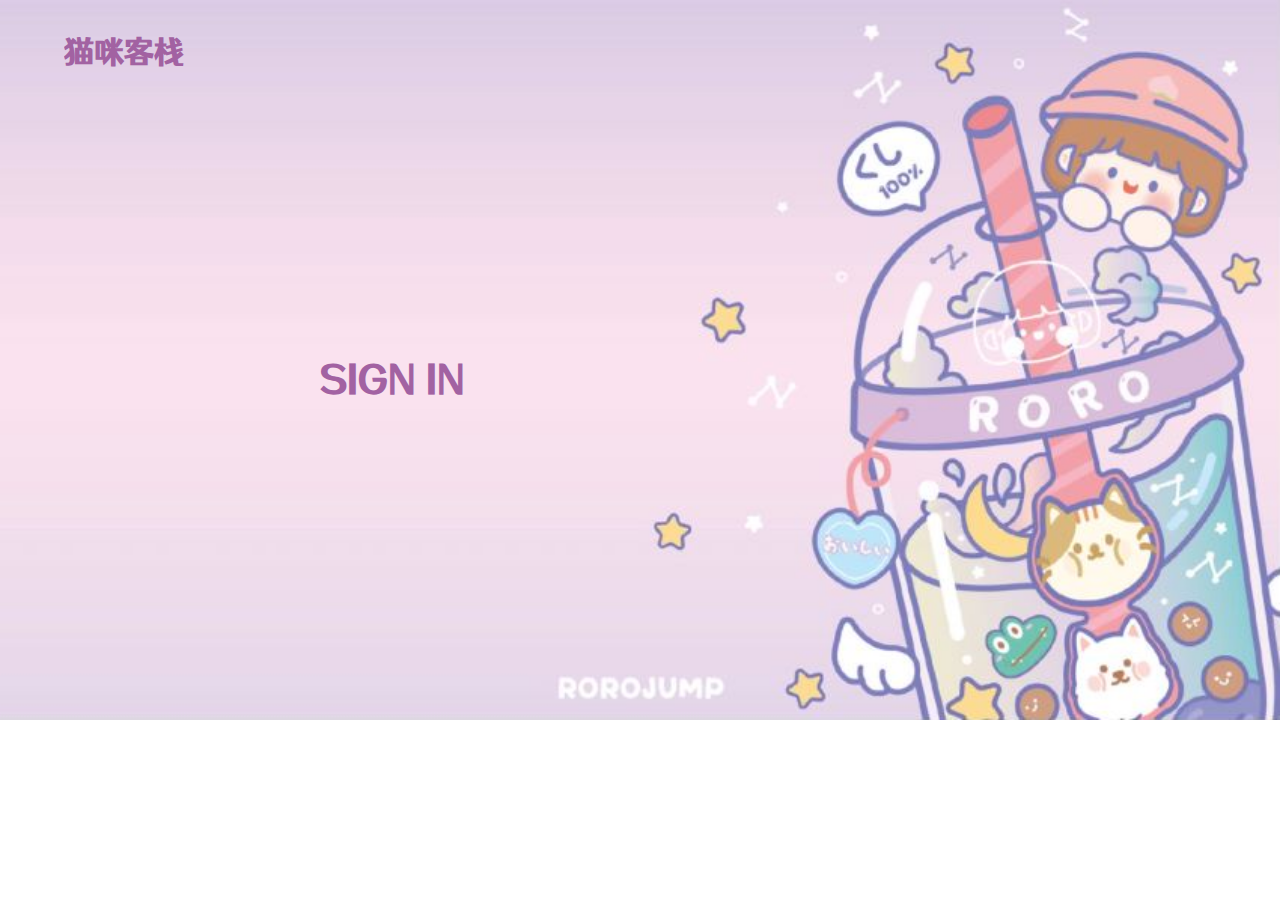
<file: index.html>
<!DOCTYPE html>
<html lang="en">

<head>
    <meta charset="UTF-8">
    <meta http-equiv="X-UA-Compatible" content="IE=edge">
    <meta name="viewport" content="width=device-width, initial-scale=1.0">
    <title>猫咪客栈</title>
    <link rel="shortcut icon" href="favicon.ico" type="image/x-icon" />
    <link rel="stylesheet" href="css/base.css">
    <link rel="stylesheet" href="css/common.css">
    <link rel="stylesheet" href="css/index.css">
</head>


<body>
    <!-- 主体区域start -->
    <div class="main">
        <div class="tit">猫咪客栈</div>
        <div class="words"><a href="myindex.html">SIGN IN</a></div>
        <img src="images/bg2.png" alt="">
    </div>
    <!-- 主体区域end -->
</body>

</html>
</file>
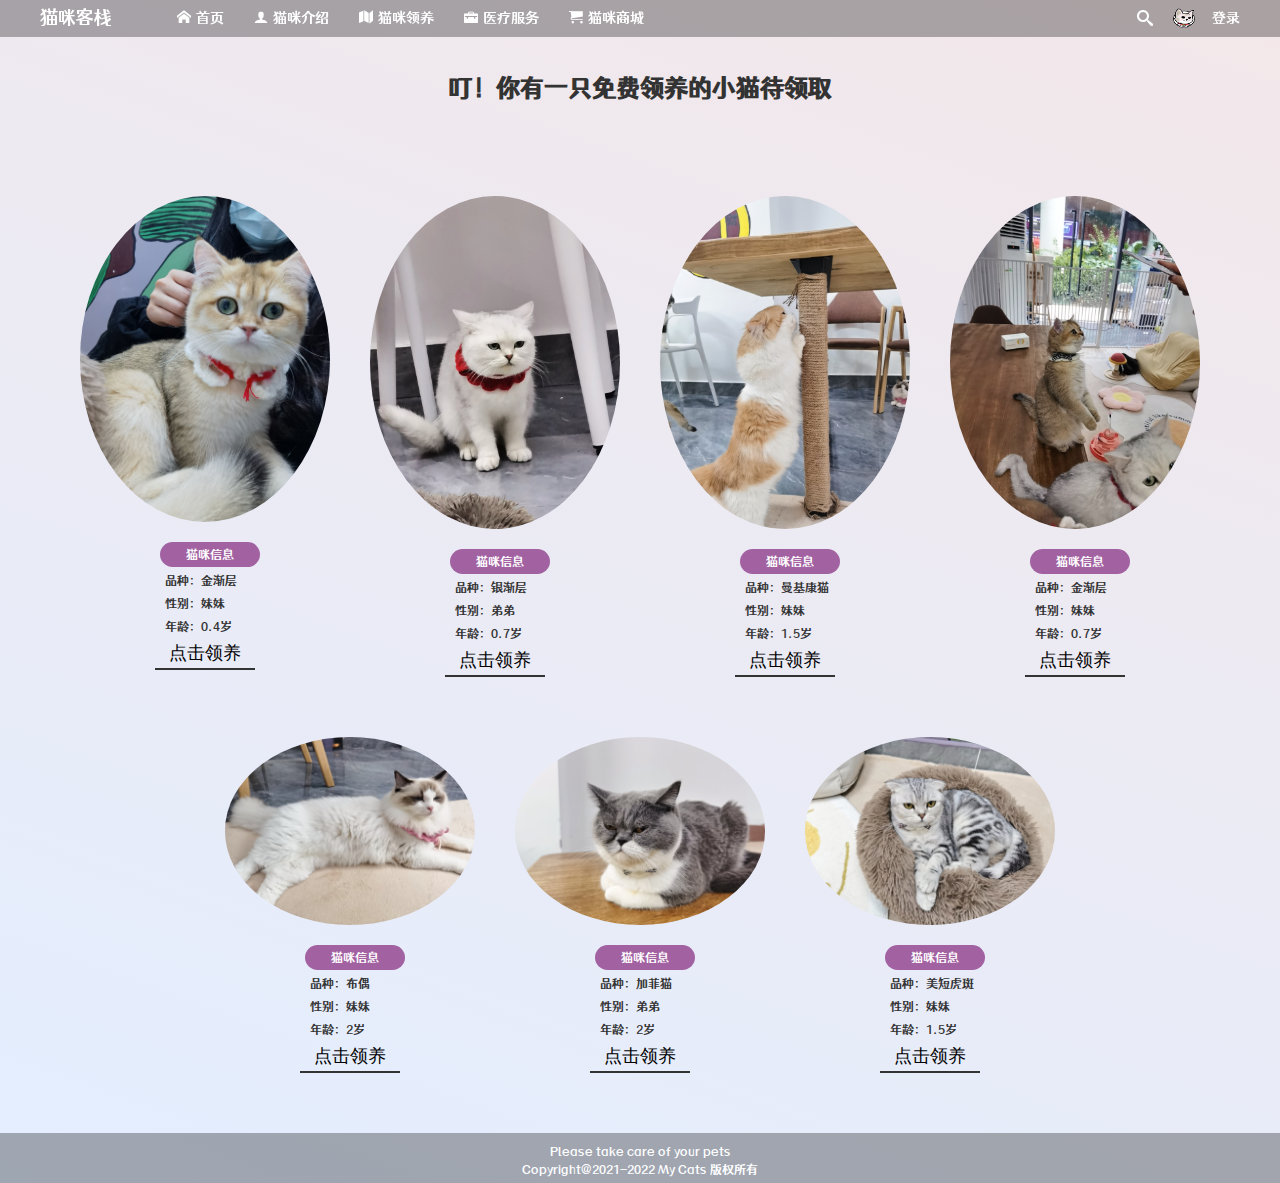
<file: adopt.html>
<!DOCTYPE html>
<html lang="en">

<head>
    <meta charset="UTF-8">
    <meta http-equiv="X-UA-Compatible" content="IE=edge">
    <meta name="viewport" content="width=device-width, initial-scale=1.0">
    <title>猫咪领养</title>
    <link rel="shortcut icon" href="favicon.ico" type="image/x-icon" />
    <link rel="stylesheet" href="css/base.css">
    <link rel="stylesheet" href="css/common.css">
    <link rel="stylesheet" href="css/adopt.css">
</head>


<body>
    <!-- 头部区域start -->
    <div class="header">
        <div class="w">
            <div class="fl">
                <div class="title fl">
                    猫咪客栈
                </div>
                <ul class="fl father">
                    <li><a href="myindex.html" class="ico1">首页</a></li>
                    <li><a href="introduce.html" class="ico3">猫咪介绍</a></li>
                    <li><a href="adopt.html" class="ico4">猫咪领养</a></li>
                    <li><a href="medical.html" class="ico5">医疗服务</a></li>
                    <li><a href="shopping.html" class="ico2">猫咪商城</a></li>
                </ul>
            </div>
            <div class="fr">
                <div class="search">
                    <div class="logo">
                        <a href="myindex.html"><img src="images/logo.png" alt=""></a>
                    </div>
                </div>
                <div class="login">
                    <a href="signup.html">登录</a>
                </div>
            </div>
        </div>
    </div>
    <!-- 头部区域end -->

    <div class="container w">
        <div class="con-tit">
            <h1>叮！你有一只免费领养的小猫待领取</h1>
        </div>
        <div class="con-box">
            <ul>
                <li><img src="images/cat1.jpg" alt="">
                    <p>猫咪信息</p><span>品种：金渐层</span><span>性别：妹妹</span><span>年龄：0.4岁</span><button>点击领养</button>
                </li>
                <li><img src="images/cat2.jpg" alt="">
                    <p>猫咪信息</p><span>品种：银渐层</span><span>性别：弟弟</span><span>年龄：0.7岁</span><button>点击领养</button>
                </li>
                <li><img src="images/cat6.jpg" alt="">
                    <p>猫咪信息</p><span>品种：曼基康猫</span><span>性别：妹妹</span><span>年龄：1.5岁</span><button>点击领养</button>
                </li>
                <li><img src="images/cat7.jpg" alt="">
                    <p>猫咪信息</p><span>品种：金渐层</span><span>性别：妹妹</span><span>年龄：0.7岁</span><button>点击领养</button>
                </li>
                <li><img src="images/cat3.jpg" alt="">
                    <p>猫咪信息</p><span>品种：布偶</span><span>性别：妹妹</span><span>年龄：2岁</span><button>点击领养</button>
                </li>
                <li><img src="images/cat4.jpg" alt="">
                    <p>猫咪信息</p><span>品种：加菲猫</span><span>性别：弟弟</span><span>年龄：2岁</span><button>点击领养</button>
                </li>
                <li><img src="images/cat5.jpg" alt="">
                    <p>猫咪信息</p><span>品种：美短虎斑</span><span>性别：妹妹</span><span>年龄：1.5岁</span><button>点击领养</button>
                </li>
            </ul>
        </div>
    </div>

    <!-- 尾部区域start -->
    <footer>
        <div class="mod_copyright">
            <div class="copyright">
                Please take care of your pets<br>
                Copyright@2021-2022 My Cats 版权所有
            </div>
        </div>
    </footer>
    <!-- 尾部区域end -->
</body>

</html>
</file>
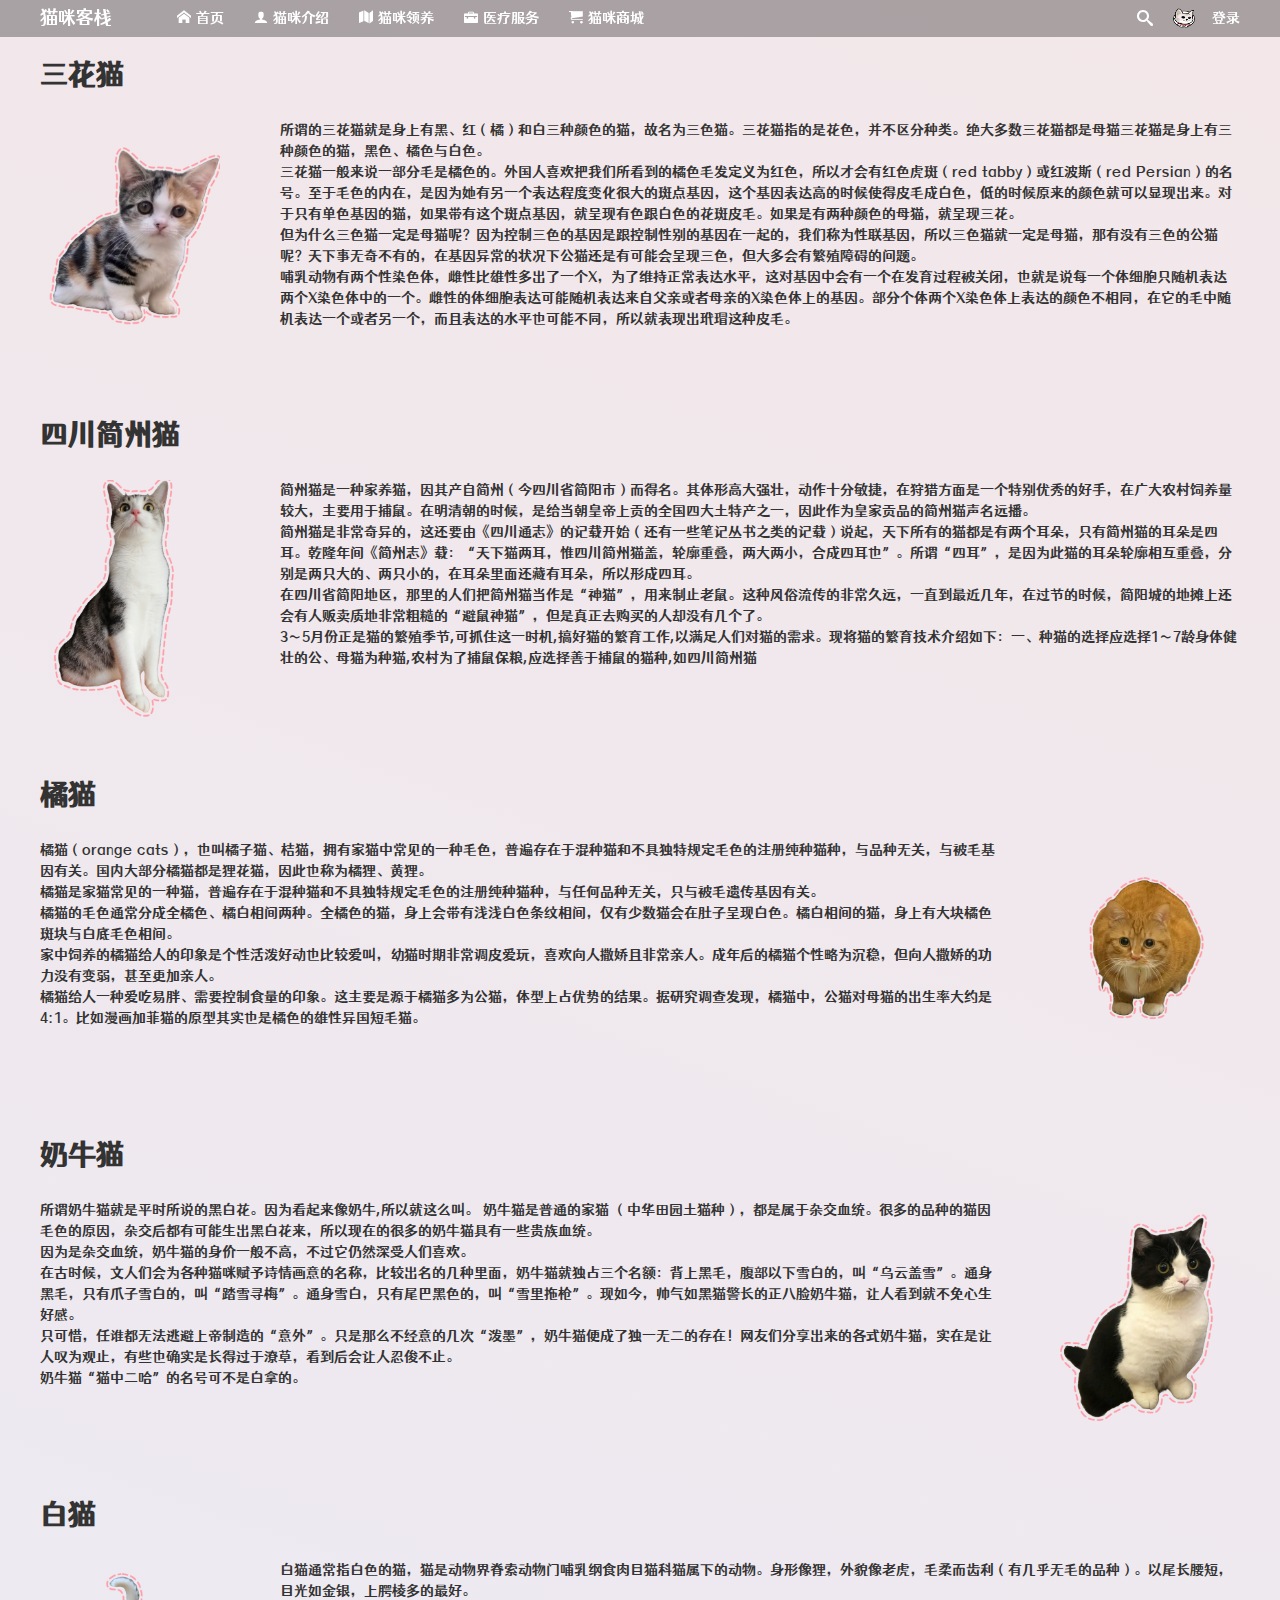
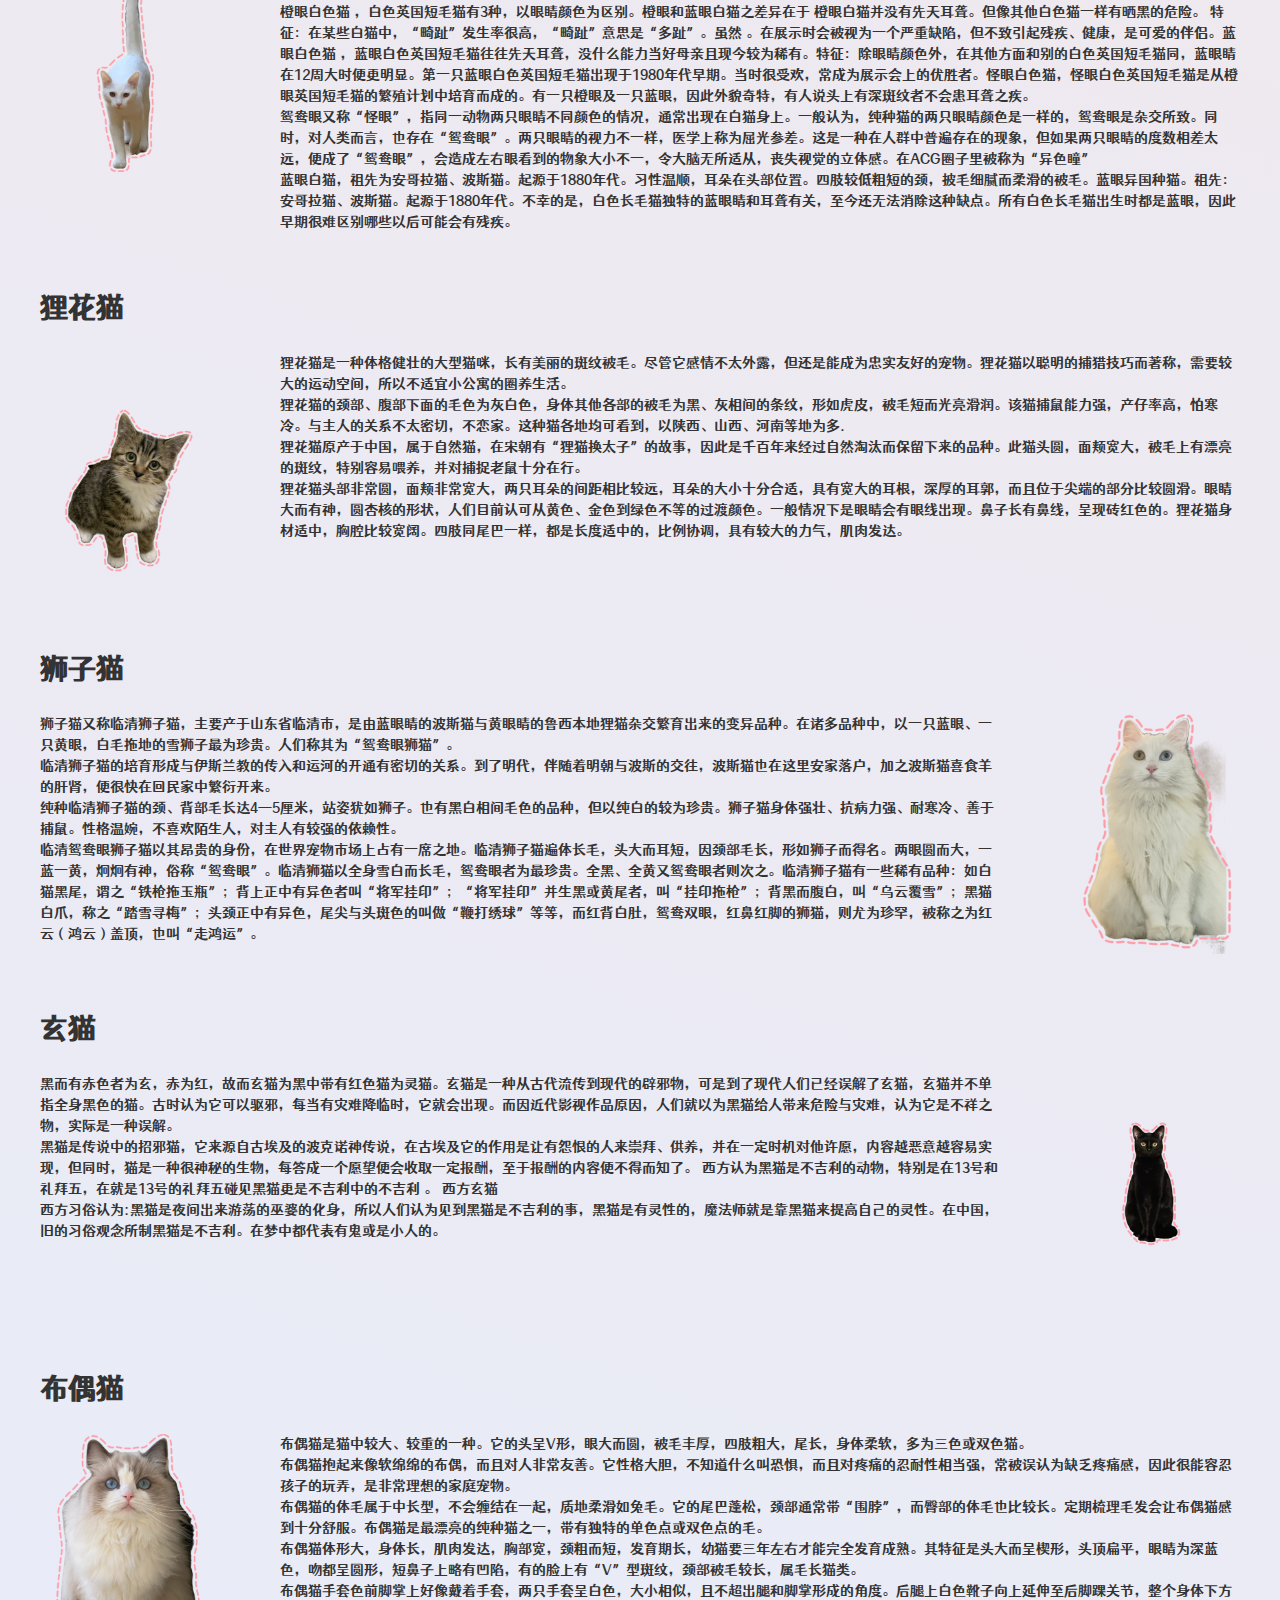
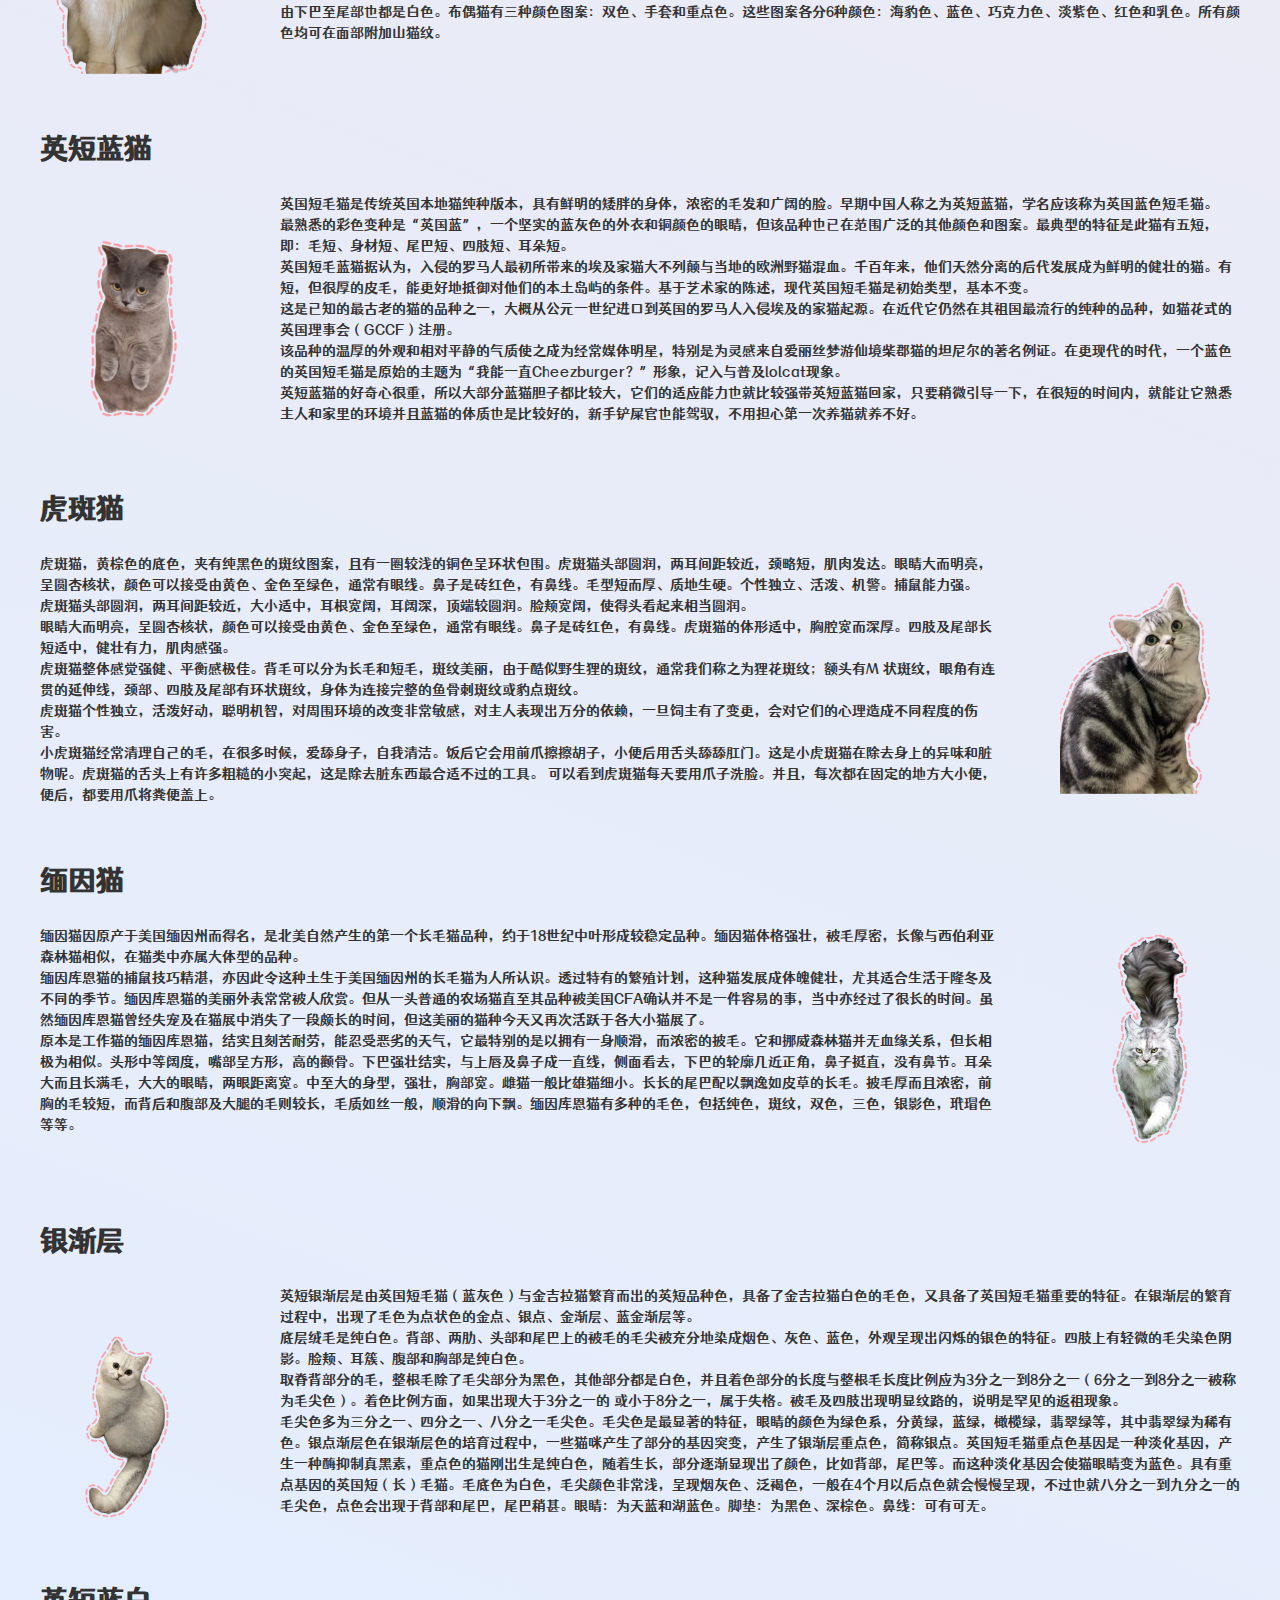
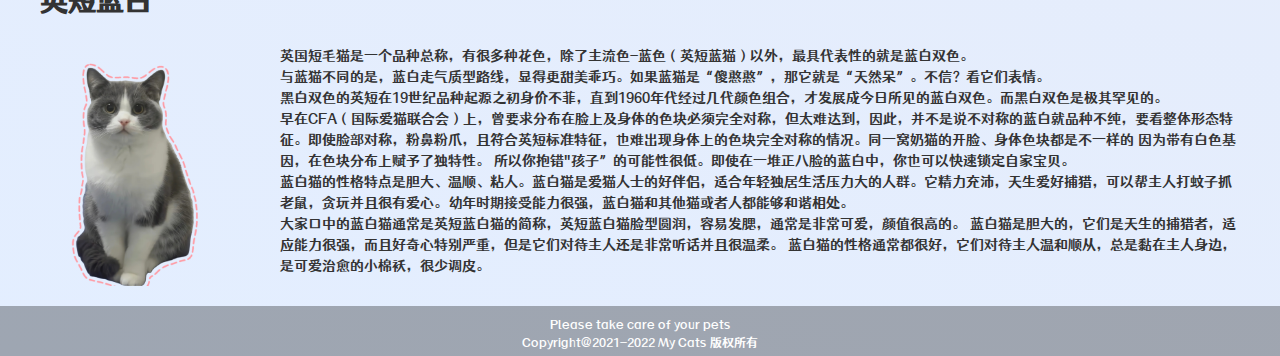
<file: introduce.html>
<!DOCTYPE html>
<html lang="en">

<head>
    <meta charset="UTF-8">
    <meta http-equiv="X-UA-Compatible" content="IE=edge">
    <meta name="viewport" content="width=device-width, initial-scale=1.0">
    <title>猫咪介绍</title>
    <link rel="shortcut icon" href="favicon.ico" type="image/x-icon" />
    <link rel="stylesheet" href="css/base.css">
    <link rel="stylesheet" href="css/common.css">
    <link rel="stylesheet" href="css/introduce.css">
</head>


<body>
    <!-- 头部区域start -->
    <div class="header">
        <div class="w">
            <div class="fl">
                <div class="title fl">
                    猫咪客栈
                </div>
                <ul class="fl father">
                    <li><a href="myindex.html" class="ico1">首页</a></li>
                    <li><a href="introduce.html" class="ico3">猫咪介绍</a></li>
                    <li><a href="adopt.html" class="ico4">猫咪领养</a></li>
                    <li><a href="medical.html" class="ico5">医疗服务</a></li>
                    <li><a href="shopping.html" class="ico2">猫咪商城</a></li>
                </ul>
            </div>
            <div class="fr">
                <div class="search">
                    <div class="logo">
                        <a href="myindex.html"><img src="images/logo.png" alt=""></a>
                    </div>
                </div>
                <div class="login">
                    <a href="signup.html">登录</a>
                </div>
            </div>
        </div>
    </div>
    <!-- 头部区域end -->

    <div class="container">
        <div class="w">
            <!-- 三花猫 -->
            <div id="cat1">
                <div class="cat-tit">
                    <h1>三花猫</h1>
                </div>
                <div class="cat1-main">
                    <div class="fl">
                        <img src="images/c1.png" alt="" width="220" class="img">
                    </div>
                    <div class="fr">
                        <!-- 猫咪信息 -->
                        <p>所谓的三花猫就是身上有黑、红（橘）和白三种颜色的猫，故名为三色猫。三花猫指的是花色，并不区分种类。绝大多数三花猫都是母猫三花猫是身上有三种颜色的猫，黑色、橘色与白色。<br>
                            三花猫一般来说一部分毛是橘色的。外国人喜欢把我们所看到的橘色毛发定义为红色，所以才会有红色虎斑（red tabby）或红波斯（red
                            Persian）的名号。至于毛色的内在，是因为她有另一个表达程度变化很大的斑点基因，这个基因表达高的时候使得皮毛成白色，低的时候原来的颜色就可以显现出来。对于只有单色基因的猫，如果带有这个斑点基因，就呈现有色跟白色的花斑皮毛。如果是有两种颜色的母猫，就呈现三花。<br>
                            但为什么三色猫一定是母猫呢？因为控制三色的基因是跟控制性别的基因在一起的，我们称为性联基因，所以三色猫就一定是母猫，那有没有三色的公猫呢？天下事无奇不有的，在基因异常的状况下公猫还是有可能会呈现三色，但大多会有繁殖障碍的问题。<br>
                            哺乳动物有两个性染色体，雌性比雄性多出了一个X，为了维持正常表达水平，这对基因中会有一个在发育过程被关闭，也就是说每一个体细胞只随机表达两个X染色体中的一个。雌性的体细胞表达可能随机表达来自父亲或者母亲的X染色体上的基因。部分个体两个X染色体上表达的颜色不相同，在它的毛中随机表达一个或者另一个，而且表达的水平也可能不同，所以就表现出玳瑁这种皮毛。
                        </p>
                    </div>
                </div>
            </div>

            <!-- 四川简州猫 -->
            <div id="cat2">
                <div class="cat-tit">
                    <h1>四川简州猫</h1>
                </div>
                <div class="cat1-main">
                    <div class="fl">
                        <img src="images/c2.png" alt="" width="220">
                    </div>
                    <div class="fr">
                        <p>简州猫是一种家养猫，因其产自简州（今四川省简阳市）而得名。其体形高大强壮，动作十分敏捷，在狩猎方面是一个特别优秀的好手，在广大农村饲养量较大，主要用于捕鼠。在明清朝的时候，是给当朝皇帝上贡的全国四大土特产之一，因此作为皇家贡品的简州猫声名远播。<br>
                            简州猫是非常奇异的，这还要由《四川通志》的记载开始（还有一些笔记丛书之类的记载）说起，天下所有的猫都是有两个耳朵，只有简州猫的耳朵是四耳。乾隆年间《简州志》载：“天下猫两耳，惟四川简州猫盖，轮廓重叠，两大两小，合成四耳也”。所谓“四耳”，是因为此猫的耳朵轮廓相互重叠，分别是两只大的、两只小的，在耳朵里面还藏有耳朵，所以形成四耳。<br>
                            在四川省简阳地区，那里的人们把简州猫当作是“神猫”，用来制止老鼠。这种风俗流传的非常久远，一直到最近几年，在过节的时候，简阳城的地摊上还会有人贩卖质地非常粗糙的“避鼠神猫”，但是真正去购买的人却没有几个了。<br>
                            3～5月份正是猫的繁殖季节,可抓住这一时机,搞好猫的繁育工作,以满足人们对猫的需求。现将猫的繁育技术介绍如下：一、种猫的选择应选择1～7龄身体健壮的公、母猫为种猫,农村为了捕鼠保粮,应选择善于捕鼠的猫种,如四川简州猫<br>
                        </p>
                    </div>
                </div>
            </div>

            <!-- 橘猫 -->
            <div id="cat3">
                <div class="cat-tit">
                    <h1>橘猫</h1>
                </div>
                <div class="cat2-main">
                    <div class="fl">
                        <p>橘猫（orange
                            cats），也叫橘子猫、桔猫，拥有家猫中常见的一种毛色，普遍存在于混种猫和不具独特规定毛色的注册纯种猫种，与品种无关，与被毛基因有关。国内大部分橘猫都是狸花猫，因此也称为橘狸、黄狸。<br>
                            橘猫是家猫常见的一种猫，普遍存在于混种猫和不具独特规定毛色的注册纯种猫种，与任何品种无关，只与被毛遗传基因有关。<br>
                            橘猫的毛色通常分成全橘色、橘白相间两种。全橘色的猫，身上会带有浅浅白色条纹相间，仅有少数猫会在肚子呈现白色。橘白相间的猫，身上有大块橘色斑块与白底毛色相间。<br>
                            家中饲养的橘猫给人的印象是个性活泼好动也比较爱叫，幼猫时期非常调皮爱玩，喜欢向人撒娇且非常亲人。成年后的橘猫个性略为沉稳，但向人撒娇的功力没有变弱，甚至更加亲人。<br>
                            橘猫给人一种爱吃易胖、需要控制食量的印象。这主要是源于橘猫多为公猫，体型上占优势的结果。据研究调查发现，橘猫中，公猫对母猫的出生率大约是4:1。比如漫画加菲猫的原型其实也是橘色的雄性异国短毛猫。
                        </p>
                    </div>
                    <div class="fr">
                        <img src="images/c3.png" alt="" width="220">
                    </div>
                </div>
            </div>

            <!-- 奶牛猫 -->
            <div id="cat4">
                <div class="cat-tit">
                    <h1>奶牛猫</h1>
                </div>
                <div class="cat2-main">
                    <div class="fl">
                        <p>所谓奶牛猫就是平时所说的黑白花。因为看起来像奶牛,所以就这么叫。 奶牛猫是普通的家猫
                            （中华田园土猫种），都是属于杂交血统。很多的品种的猫因毛色的原因，杂交后都有可能生出黑白花来，所以现在的很多的奶牛猫具有一些贵族血统。<br>
                            因为是杂交血统，奶牛猫的身价一般不高，不过它仍然深受人们喜欢。<br>
                            在古时候，文人们会为各种猫咪赋予诗情画意的名称，比较出名的几种里面，奶牛猫就独占三个名额：背上黑毛，腹部以下雪白的，叫“乌云盖雪”。通身黑毛，只有爪子雪白的，叫“踏雪寻梅”。通身雪白，只有尾巴黑色的，叫“雪里拖枪”。现如今，帅气如黑猫警长的正八脸奶牛猫，让人看到就不免心生好感。<br>
                            只可惜，任谁都无法逃避上帝制造的“意外”。只是那么不经意的几次“泼墨”，奶牛猫便成了独一无二的存在！网友们分享出来的各式奶牛猫，实在是让人叹为观止，有些也确实是长得过于潦草，看到后会让人忍俊不止。<br>
                            奶牛猫“猫中二哈”的名号可不是白拿的。
                        </p>
                    </div>
                    <div class="fr">
                        <img src="images/c4.png" alt="" width="220">
                    </div>
                </div>
            </div>

            <!-- 白猫 -->
            <div id="cat5">
                <div class="cat-tit">
                    <h1>白猫</h1>
                </div>
                <div class="cat1-main">
                    <div class="fl">
                        <img src="images/c5.png" alt="" width="220" class="img">
                    </div>
                    <div class="fr">
                        <!-- 猫咪信息 -->
                        <p>白猫通常指白色的猫，猫是动物界脊索动物门哺乳纲食肉目猫科猫属下的动物。身形像狸，外貌像老虎，毛柔而齿利（有几乎无毛的品种）。以尾长腰短，目光如金银，上腭棱多的最好。<br>
                            橙眼白色猫 ，白色英国短毛猫有3种，以眼睛颜色为区别。橙眼和蓝眼白猫之差异在于 橙眼白猫并没有先天耳聋。但像其他白色猫一样有晒黑的危险。
                            特征：在某些白猫中，“畸趾”发生率很高，“畸趾”意思是“多趾”。虽然 。在展示时会被视为一个严重缺陷，但不致引起残疾、健康，是可爱的伴侣。蓝眼白色猫
                            ，蓝眼白色英国短毛猫往往先天耳聋，没什么能力当好母亲且现今较为稀有。特征：除眼睛颜色外，在其他方面和别的白色英国短毛猫同，蓝眼睛在12周大时便更明显。第一只蓝眼白色英国短毛猫出现于1980年代早期。当时很受欢，常成为展示会上的优胜者。怪眼白色猫，怪眼白色英国短毛猫是从橙眼英国短毛猫的繁殖计划中培育而成的。有一只橙眼及一只蓝眼，因此外貌奇特，有人说头上有深斑纹者不会患耳聋之疾。<br>
                            鸳鸯眼又称“怪眼”，指同一动物两只眼睛不同颜色的情况，通常出现在白猫身上。一般认为，纯种猫的两只眼睛颜色是一样的，鸳鸯眼是杂交所致。同时，对人类而言，也存在“鸳鸯眼”。两只眼睛的视力不一样，医学上称为屈光参差。这是一种在人群中普遍存在的现象，但如果两只眼睛的度数相差太远，便成了“鸳鸯眼”，会造成左右眼看到的物象大小不一，令大脑无所适从，丧失视觉的立体感。在ACG圈子里被称为“异色瞳”<br>
                            蓝眼白猫，祖先为安哥拉猫、波斯猫。起源于1880年代。习性温顺，耳朵在头部位置。四肢较低粗短的颈，披毛细腻而柔滑的被毛。蓝眼异国种猫。祖先：安哥拉猫、波斯猫。起源于1880年代。不幸的是，白色长毛猫独特的蓝眼睛和耳聋有关，至今还无法消除这种缺点。所有白色长毛猫出生时都是蓝眼，因此早期很难区别哪些以后可能会有残疾。
                        </p>
                    </div>
                </div>
            </div>

            <!-- 狸花猫 -->
            <div id="cat6">
                <div class="cat-tit">
                    <h1>狸花猫</h1>
                </div>
                <div class="cat1-main">
                    <div class="fl">
                        <img src="images/c6.png" alt="" width="220" class="img">
                    </div>
                    <div class="fr">
                        <!-- 猫咪信息 -->
                        <p>狸花猫是一种体格健壮的大型猫咪，长有美丽的斑纹被毛。尽管它感情不太外露，但还是能成为忠实友好的宠物。狸花猫以聪明的捕猎技巧而著称，需要较大的运动空间，所以不适宜小公寓的圈养生活。<br>
                            狸花猫的颈部、腹部下面的毛色为灰白色，身体其他各部的被毛为黑、灰相间的条纹，形如虎皮，被毛短而光亮滑润。该猫捕鼠能力强，产仔率高，怕寒冷。与主人的关系不太密切，不恋家。这种猫各地均可看到，以陕西、山西、河南等地为多.<br>
                            狸花猫原产于中国，属于自然猫，在宋朝有“狸猫换太子”的故事，因此是千百年来经过自然淘汰而保留下来的品种。此猫头圆，面颊宽大，被毛上有漂亮的斑纹，特别容易喂养，并对捕捉老鼠十分在行。<br>
                            狸花猫头部非常圆，面颊非常宽大，两只耳朵的间距相比较远，耳朵的大小十分合适，具有宽大的耳根，深厚的耳郭，而且位于尖端的部分比较圆滑。眼睛大而有神，圆杏核的形状，人们目前认可从黄色、金色到绿色不等的过渡颜色。一般情况下是眼睛会有眼线出现。鼻子长有鼻线，呈现砖红色的。狸花猫身材适中，胸腔比较宽阔。四肢同尾巴一样，都是长度适中的，比例协调，具有较大的力气，肌肉发达。
                        </p>
                    </div>
                </div>
            </div>

            <!-- 狮子猫 -->
            <div id="cat7">
                <div class="cat-tit">
                    <h1>狮子猫</h1>
                </div>
                <div class="cat2-main">
                    <div class="fl">
                        <p>狮子猫又称临清狮子猫，主要产于山东省临清市，是由蓝眼睛的波斯猫与黄眼睛的鲁西本地狸猫杂交繁育出来的变异品种。在诸多品种中，以一只蓝眼、一只黄眼，白毛拖地的雪狮子最为珍贵。人们称其为“鸳鸯眼狮猫”。<br>
                            临清狮子猫的培育形成与伊斯兰教的传入和运河的开通有密切的关系。到了明代，伴随着明朝与波斯的交往，波斯猫也在这里安家落户，加之波斯猫喜食羊的肝肾，便很快在回民家中繁衍开来。<br>
                            纯种临清狮子猫的颈、背部毛长达4—5厘米，站姿犹如狮子。也有黑白相间毛色的品种，但以纯白的较为珍贵。狮子猫身体强壮、抗病力强、耐寒冷、善于捕鼠。性格温婉，不喜欢陌生人，对主人有较强的依赖性。<br>
                            临清鸳鸯眼狮子猫以其昂贵的身份，在世界宠物市场上占有一席之地。临清狮子猫遍体长毛，头大而耳短，因颈部毛长，形如狮子而得名。两眼圆而大，一蓝一黄，炯炯有神，俗称“鸳鸯眼”。临清狮猫以全身雪白而长毛，鸳鸯眼者为最珍贵。全黑、全黄又鸳鸯眼者则次之。临清狮子猫有一些稀有品种：如白猫黑尾，谓之“铁枪拖玉瓶”；背上正中有异色者叫“将军挂印”；“将军挂印”并生黑或黄尾者，叫“挂印拖枪”；背黑而腹白，叫“乌云覆雪”；黑猫白爪，称之“踏雪寻梅”；头颈正中有异色，尾尖与头斑色的叫做“鞭打绣球”等等，而红背白肚，鸳鸯双眼，红鼻红脚的狮猫，则尤为珍罕，被称之为红云（鸿云）盖顶，也叫“走鸿运”。
                        </p>
                    </div>
                    <div class="fr">
                        <img src="images/c7.png" alt="" width="220">
                    </div>
                </div>
            </div>

            <!-- 玄猫 -->
            <div id="cat8">
                <div class="cat-tit">
                    <h1>玄猫</h1>
                </div>
                <div class="cat2-main">
                    <div class="fl">
                        <p>黑而有赤色者为玄，赤为红，故而玄猫为黑中带有红色猫为灵猫。玄猫是一种从古代流传到现代的辟邪物，可是到了现代人们已经误解了玄猫，玄猫并不单指全身黑色的猫。古时认为它可以驱邪，每当有灾难降临时，它就会出现。而因近代影视作品原因，人们就以为黑猫给人带来危险与灾难，认为它是不祥之物，实际是一种误解。<br>
                            黑猫是传说中的招邪猫，它来源自古埃及的波克诺神传说，在古埃及它的作用是让有怨恨的人来崇拜、供养，并在一定时机对他许愿，内容越恶意越容易实现，但同时，猫是一种很神秘的生物，每答成一个愿望便会收取一定报酬，至于报酬的内容便不得而知了。
                            西方认为黑猫是不吉利的动物，特别是在13号和礼拜五，在就是13号的礼拜五碰见黑猫更是不吉利中的不吉利 。
                            西方玄猫<br>
                            西方习俗认为:黑猫是夜间出来游荡的巫婆的化身，所以人们认为见到黑猫是不吉利的事，黑猫是有灵性的，魔法师就是靠黑猫来提高自己的灵性。在中国，旧的习俗观念所制黑猫是不吉利。在梦中都代表有鬼或是小人的。
                        </p>
                    </div>
                    <div class="fr">
                        <img src="images/c8.png" alt="" width="220">
                    </div>
                </div>
            </div>

            <!-- 布偶猫 -->
            <div id="cat9">
                <div class="cat-tit">
                    <h1>布偶猫</h1>
                </div>
                <div class="cat1-main">
                    <div class="fl">
                        <img src="images/c9.png" alt="" width="220" class="img">
                    </div>
                    <div class="fr">
                        <!-- 猫咪信息 -->
                        <p>布偶猫是猫中较大、较重的一种。它的头呈V形，眼大而圆，被毛丰厚，四肢粗大，尾长，身体柔软，多为三色或双色猫。<br>
                            布偶猫抱起来像软绵绵的布偶，而且对人非常友善。它性格大胆，不知道什么叫恐惧，而且对疼痛的忍耐性相当强，常被误认为缺乏疼痛感，因此很能容忍孩子的玩弄，是非常理想的家庭宠物。<br>
                            布偶猫的体毛属于中长型，不会缠结在一起，质地柔滑如兔毛。它的尾巴蓬松，颈部通常带“围脖”，而臀部的体毛也比较长。定期梳理毛发会让布偶猫感到十分舒服。布偶猫是最漂亮的纯种猫之一，带有独特的单色点或双色点的毛。<br>
                            布偶猫体形大，身体长，肌肉发达，胸部宽，颈粗而短，发育期长，幼猫要三年左右才能完全发育成熟。其特征是头大而呈楔形，头顶扁平，眼睛为深蓝色，吻都呈圆形，短鼻子上略有凹陷，有的脸上有“V”型斑纹，颈部被毛较长，属毛长猫类。<br>
                            布偶猫手套色前脚掌上好像戴着手套，两只手套呈白色，大小相似，且不超出腿和脚掌形成的角度。后腿上白色靴子向上延伸至后脚踝关节，整个身体下方由下巴至尾部也都是白色。布偶猫有三种颜色图案：双色、手套和重点色。这些图案各分6种颜色：海豹色、蓝色、巧克力色、淡紫色、红色和乳色。所有颜色均可在面部附加山猫纹。<br>
                        </p>
                    </div>
                </div>
            </div>

            <!-- 蓝猫 -->
            <div id="cat10">
                <div class="cat-tit">
                    <h1>英短蓝猫</h1>
                </div>
                <div class="cat1-main">
                    <div class="fl">
                        <img src="images/c10.png" alt="" width="220" class="img">
                    </div>
                    <div class="fr">
                        <!-- 猫咪信息 -->
                        <p>英国短毛猫是传统英国本地猫纯种版本，具有鲜明的矮胖的身体，浓密的毛发和广阔的脸。早期中国人称之为英短蓝猫，学名应该称为英国蓝色短毛猫。<br>
                            最熟悉的彩色变种是“英国蓝”，一个坚实的蓝灰色的外衣和铜颜色的眼睛，但该品种也已在范围广泛的其他颜色和图案。最典型的特征是此猫有五短，即：毛短、身材短、尾巴短、四肢短、耳朵短。<br>
                            英国短毛蓝猫据认为，入侵的罗马人最初所带来的埃及家猫大不列颠与当地的欧洲野猫混血。千百年来，他们天然分离的后代发展成为鲜明的健壮的猫。有短，但很厚的皮毛，能更好地抵御对他们的本土岛屿的条件。基于艺术家的陈述，现代英国短毛猫是初始类型，基本不变。<br>
                            这是已知的最古老的猫的品种之一，大概从公元一世纪进口到英国的罗马人入侵埃及的家猫起源。在近代它仍然在其祖国最流行的纯种的品种，如猫花式的英国理事会（GCCF）注册。<br>
                            该品种的温厚的外观和相对平静的气质使之成为经常媒体明星，特别是为灵感来自爱丽丝梦游仙境柴郡猫的坦尼尔的著名例证。在更现代的时代，一个蓝色的英国短毛猫是原始的主题为“我能一直Cheezburger？”形象，记入与普及lolcat现象。<br>
                            英短蓝猫的好奇心很重，所以大部分蓝猫胆子都比较大，它们的适应能力也就比较强带英短蓝猫回家，只要稍微引导一下，在很短的时间内，就能让它熟悉主人和家里的环境并且蓝猫的体质也是比较好的，新手铲屎官也能驾驭，不用担心第一次养猫就养不好。
                        </p>
                    </div>
                </div>
            </div>

            <!-- 虎斑猫 -->
            <div id="cat11">
                <div class="cat-tit">
                    <h1>虎斑猫</h1>
                </div>
                <div class="cat2-main">
                    <div class="fl">
                        <p>虎斑猫，黄棕色的底色，夹有纯黑色的斑纹图案，且有一圈较浅的铜色呈环状包围。虎斑猫头部圆润，两耳间距较近，颈略短，肌肉发达。眼睛大而明亮，呈圆杏核状，颜色可以接受由黄色、金色至绿色，通常有眼线。鼻子是砖红色，有鼻线。毛型短而厚、质地生硬。个性独立、活泼、机警。捕鼠能力强。<br>
                            虎斑猫头部圆润，两耳间距较近，大小适中，耳根宽阔，耳阔深，顶端较圆润。脸颊宽阔，使得头看起来相当圆润。<br>
                            眼睛大而明亮，呈圆杏核状，颜色可以接受由黄色、金色至绿色，通常有眼线。鼻子是砖红色，有鼻线。虎斑猫的体形适中，胸腔宽而深厚。四肢及尾部长短适中，健壮有力，肌肉感强。<br>
                            虎斑猫整体感觉强健、平衡感极佳。背毛可以分为长毛和短毛，斑纹美丽，由于酷似野生狸的斑纹，通常我们称之为狸花斑纹；额头有M
                            状斑纹，眼角有连贯的延伸线，颈部、四肢及尾部有环状斑纹，身体为连接完整的鱼骨刺斑纹或豹点斑纹。<br>
                            虎斑猫个性独立，活泼好动，聪明机智，对周围环境的改变非常敏感，对主人表现出万分的依赖，一旦饲主有了变更，会对它们的心理造成不同程度的伤害。<br>
                            小虎斑猫经常清理自己的毛，在很多时候，爱舔身子，自我清洁。饭后它会用前爪擦擦胡子，小便后用舌头舔舔肛门。这是小虎斑猫在除去身上的异味和脏物呢。虎斑猫的舌头上有许多粗糙的小突起，这是除去脏东西最合适不过的工具。
                            可以看到虎斑猫每天要用爪子洗脸。并且，每次都在固定的地方大小便，便后，都要用爪将粪便盖上。
                        </p>
                    </div>
                    <div class="fr">
                        <img src="images/c11.png" alt="" width="220">
                    </div>
                </div>
            </div>

            <!-- 缅因猫 -->
            <div id="cat12">
                <div class="cat-tit">
                    <h1>缅因猫</h1>
                </div>
                <div class="cat2-main">
                    <div class="fl">
                        <p>缅因猫因原产于美国缅因州而得名，是北美自然产生的第一个长毛猫品种，约于18世纪中叶形成较稳定品种。缅因猫体格强壮，被毛厚密，长像与西伯利亚森林猫相似，在猫类中亦属大体型的品种。<br>
                            缅因库恩猫的捕鼠技巧精湛，亦因此令这种土生于美国缅因州的长毛猫为人所认识。透过特有的繁殖计划，这种猫发展成体魄健壮，尤其适合生活于隆冬及不同的季节。缅因库恩猫的美丽外表常常被人欣赏。但从一头普通的农场猫直至其品种被美国CFA确认并不是一件容易的事，当中亦经过了很长的时间。虽然缅因库恩猫曾经失宠及在猫展中消失了一段颇长的时间，但这美丽的猫种今天又再次活跃于各大小猫展了。<br>
                            原本是工作猫的缅因库恩猫，结实且刻苦耐劳，能忍受恶劣的天气，它最特别的是以拥有一身顺滑，而浓密的披毛。它和挪威森林猫并无血缘关系，但长相极为相似。头形中等阔度，嘴部呈方形，高的颧骨。下巴强壮结实，与上唇及鼻子成一直线，侧面看去，下巴的轮廓几近正角，鼻子挺直，没有鼻节。耳朵大而且长满毛，大大的眼睛，两眼距离宽。中至大的身型，强壮，胸部宽。雌猫一般比雄猫细小。长长的尾巴配以飘逸如皮草的长毛。披毛厚而且浓密，前胸的毛较短，而背后和腹部及大腿的毛则较长，毛质如丝一般，顺滑的向下飘。缅因库恩猫有多种的毛色，包括纯色，斑纹，双色，三色，银影色，玳瑁色等等。<br>

                        </p>
                    </div>
                    <div class="fr">
                        <img src="images/c12.png" alt="" width="220">
                    </div>
                </div>
            </div>

            <!-- 银渐层 -->
            <div id="cat13">
                <div class="cat-tit">
                    <h1>银渐层</h1>
                </div>
                <div class="cat1-main">
                    <div class="fl">
                        <img src="images/c13.png" alt="" width="220" class="img">
                    </div>
                    <div class="fr">
                        <!-- 猫咪信息 -->
                        <p>英短银渐层是由英国短毛猫（蓝灰色）与金吉拉猫繁育而出的英短品种色，具备了金吉拉猫白色的毛色，又具备了英国短毛猫重要的特征。在银渐层的繁育过程中，出现了毛色为点状色的金点、银点、金渐层、蓝金渐层等。<br>
                            底层绒毛是纯白色。背部、两肋、头部和尾巴上的被毛的毛尖被充分地染成烟色、灰色、蓝色，外观呈现出闪烁的银色的特征。四肢上有轻微的毛尖染色阴影。脸颊、耳簇、腹部和胸部是纯白色。<br>
                            取脊背部分的毛，整根毛除了毛尖部分为黑色，其他部分都是白色，并且着色部分的长度与整根毛长度比例应为3分之一到8分之一（6分之一到8分之一被称为毛尖色）。着色比例方面，如果出现大于3分之一的
                            或小于8分之一，属于失格。被毛及四肢出现明显纹路的，说明是罕见的返祖现象。<br>
                            毛尖色多为三分之一、四分之一、八分之一毛尖色。毛尖色是最显著的特征，眼睛的颜色为绿色系，分黄绿，蓝绿，橄榄绿，翡翠绿等，其中翡翠绿为稀有色。银点渐层色在银渐层色的培育过程中，一些猫咪产生了部分的基因突变，产生了银渐层重点色，简称银点。英国短毛猫重点色基因是一种淡化基因，产生一种酶抑制真黑素，重点色的猫刚出生是纯白色，随着生长，部分逐渐显现出了颜色，比如背部，尾巴等。而这种淡化基因会使猫眼睛变为蓝色。具有重点基因的英国短（长）毛猫。毛底色为白色，毛尖颜色非常浅，呈现烟灰色、泛褐色，一般在4个月以后点色就会慢慢呈现，不过也就八分之一到九分之一的毛尖色，点色会出现于背部和尾巴，尾巴稍甚。眼睛：为天蓝和湖蓝色。脚垫：为黑色、深棕色。鼻线：可有可无。
                        </p>
                    </div>
                </div>
            </div>

            <!-- 英短蓝白 -->
            <div id="cat14">
                <div class="cat-tit">
                    <h1>英短蓝白</h1>
                </div>
                <div class="cat1-main">
                    <div class="fl">
                        <img src="images/c14.png" alt="" width="220" class="img">
                    </div>
                    <div class="fr">
                        <!-- 猫咪信息 -->
                        <p>英国短毛猫是一个品种总称，有很多种花色，除了主流色-蓝色（英短蓝猫）以外，最具代表性的就是蓝白双色。<br>
                            与蓝猫不同的是，蓝白走气质型路线，显得更甜美乖巧。如果蓝猫是“傻憨憨”，那它就是“天然呆”。不信？看它们表情。<br>
                            黑白双色的英短在19世纪品种起源之初身价不菲，直到1960年代经过几代颜色组合，才发展成今日所见的蓝白双色。而黑白双色是极其罕见的。<br>
                            早在CFA（国际爱猫联合会）上，曾要求分布在脸上及身体的色块必须完全对称，但太难达到，因此，并不是说不对称的蓝白就品种不纯，要看整体形态特征。即使脸部对称，粉鼻粉爪，且符合英短标准特征，也难出现身体上的色块完全对称的情况。同一窝奶猫的开脸、身体色块都是不一样的
                            因为带有白色基因，在色块分布上赋予了独特性。
                            所以你抱错"孩子”的可能性很低。即使在一堆正八脸的蓝白中，你也可以快速锁定自家宝贝。<br>
                            蓝白猫的性格特点是胆大、温顺、粘人。蓝白猫是爱猫人士的好伴侣，适合年轻独居生活压力大的人群。它精力充沛，天生爱好捕猎，可以帮主人打蚊子抓老鼠，贪玩并且很有爱心。幼年时期接受能力很强，蓝白猫和其他猫或者人都能够和谐相处。<br>
                            大家口中的蓝白猫通常是英短蓝白猫的简称，英短蓝白猫脸型圆润，容易发腮，通常是非常可爱，颜值很高的。
                            蓝白猫是胆大的，它们是天生的捕猎者，适应能力很强，而且好奇心特别严重，但是它们对待主人还是非常听话并且很温柔。
                            蓝白猫的性格通常都很好，它们对待主人温和顺从，总是黏在主人身边，是可爱治愈的小棉袄，很少调皮。
                        </p>
                    </div>
                </div>
            </div>
        </div>
    </div>

    <!-- 尾部区域start -->
    <footer>
        <div class="mod_copyright">
            <div class="copyright">
                Please take care of your pets<br>
                Copyright@2021-2022 My Cats 版权所有
            </div>
        </div>
    </footer>
    <!-- 尾部区域end -->
</body>

</html>
</file>
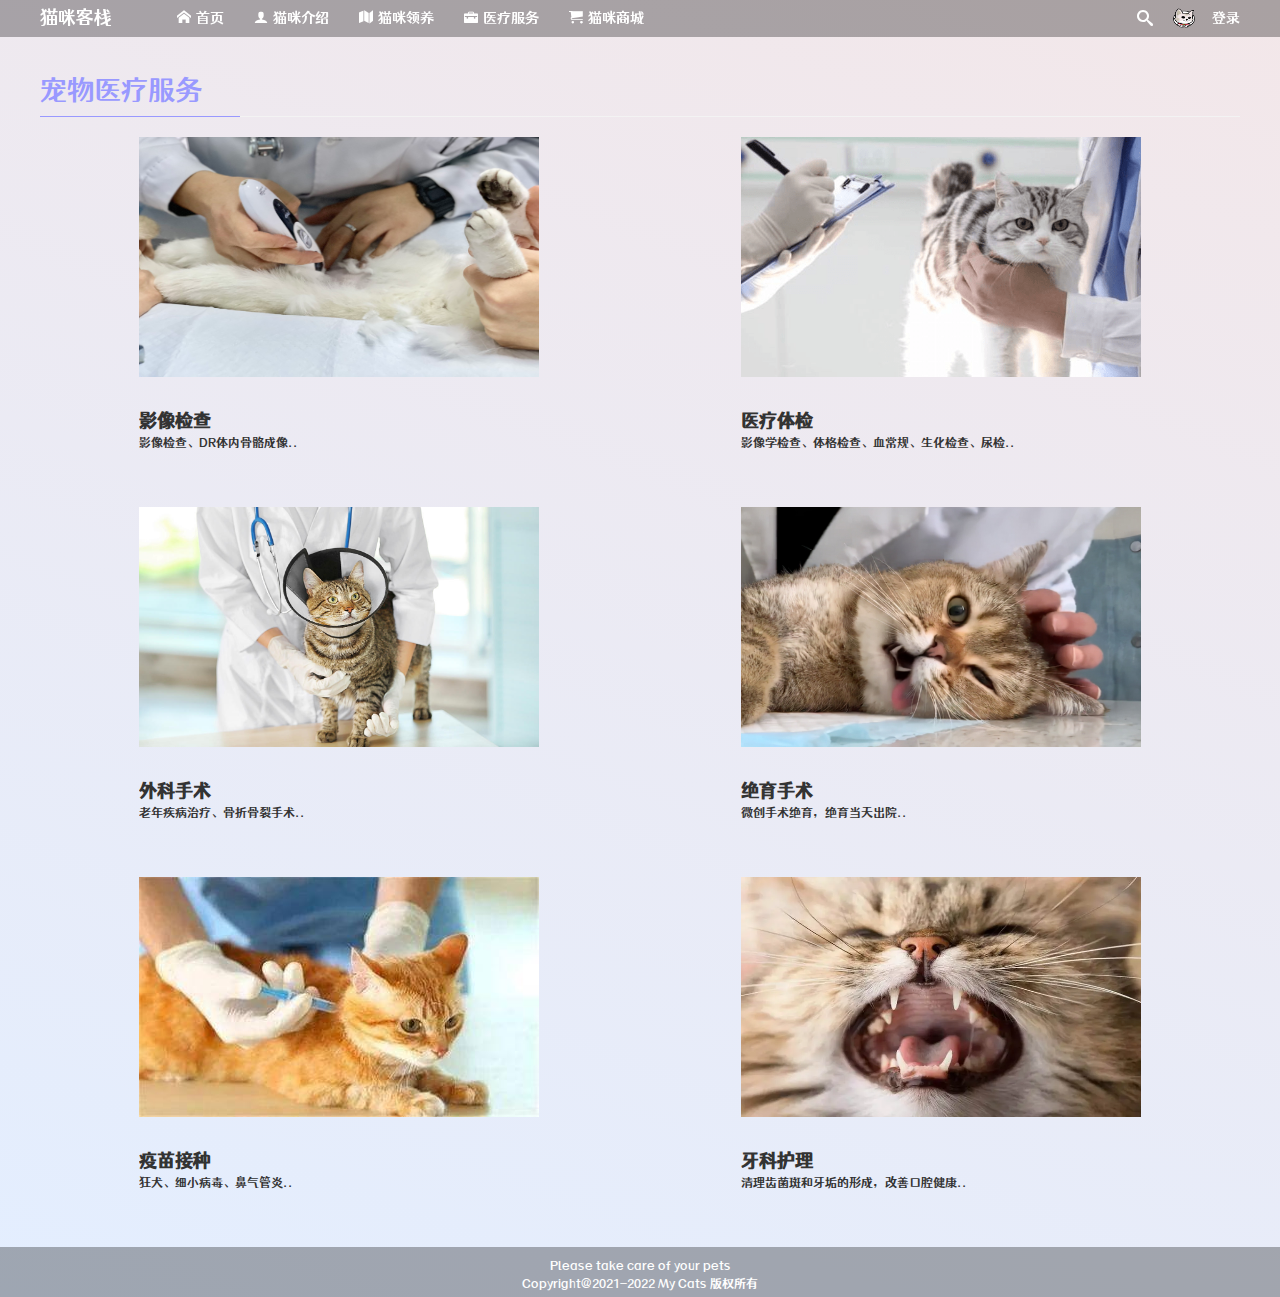
<file: medical.html>
<!DOCTYPE html>
<html lang="en">

<head>
    <meta charset="UTF-8">
    <meta http-equiv="X-UA-Compatible" content="IE=edge">
    <meta name="viewport" content="width=device-width, initial-scale=1.0">
    <title>医疗服务</title>
    <link rel="shortcut icon" href="favicon.ico" type="image/x-icon" />
    <link rel="stylesheet" href="css/base.css">
    <link rel="stylesheet" href="css/common.css">
    <link rel="stylesheet" href="css/medical.css">
    <link rel="stylesheet" href="css/animate.min.css" />
</head>


<body>
    <!-- 头部区域start -->
    <div class="header">
        <div class="w">
            <div class="fl">
                <div class="title fl">
                    猫咪客栈
                </div>
                <ul class="fl father">
                    <li><a href="myindex.html" class="ico1">首页</a></li>
                    <li><a href="introduce.html" class="ico3">猫咪介绍</a></li>
                    <li><a href="adopt.html" class="ico4">猫咪领养</a></li>
                    <li><a href="medical.html" class="ico5">医疗服务</a></li>
                    <li><a href="shopping.html" class="ico2">猫咪商城</a></li>
                </ul>
            </div>
            <div class="fr">
                <div class="search">
                    <div class="logo">
                        <a href="myindex.html"><img src="images/logo.png" alt=""></a>
                    </div>
                </div>
                <div class="login">
                    <a href="signup.html">登录</a>
                </div>
            </div>
        </div>
    </div>
    <!-- 头部区域end -->

    <div class="container w">
        <h1 class="med-tit">宠物医疗服务</h1>
        <div class="med-box">
            <div class="grid-container">
                <div class="grid-item ">
                    <img src="images/med1.jpg" alt="">
                    <h2>影像检查</h2>
                    <p>影像检查、DR体内骨骼成像..</p>
                </div>
                <div class="grid-item">
                    <img src="images/med2.png" alt="">
                    <h2>医疗体检</h2>
                    <p>影像学检查、体格检查、血常规、生化检查、尿检..</p>
                </div>
                <div class="grid-item">
                    <img src="images/med6.jpg" alt="">
                    <h2>外科手术</h2>
                    <p>老年疾病治疗、骨折骨裂手术..</p>
                </div>
                <div class="grid-item">
                    <img src="images/med3.jfif" alt="">
                    <h2>绝育手术</h2>
                    <p>微创手术绝育，绝育当天出院..</p>
                </div>
                <div class="grid-item">
                    <img src="images/med4.jpeg" alt="">
                    <h2>疫苗接种</h2>
                    <p>狂犬、细小病毒、鼻气管炎..</p>
                </div>
                <div class="grid-item">
                    <img src="images/med5.webp" alt="">
                    <h2>牙科护理</h2>
                    <p>清理齿菌斑和牙垢的形成，改善口腔健康..</p>
                </div>
            </div>
        </div>
    </div>

    <!-- 尾部区域start -->
    <footer>
        <div class="mod_copyright">
            <div class="copyright">
                Please take care of your pets<br>
                Copyright@2021-2022 My Cats 版权所有
            </div>
        </div>
    </footer>
    <!-- 尾部区域end -->
</body>

</html>
</file>
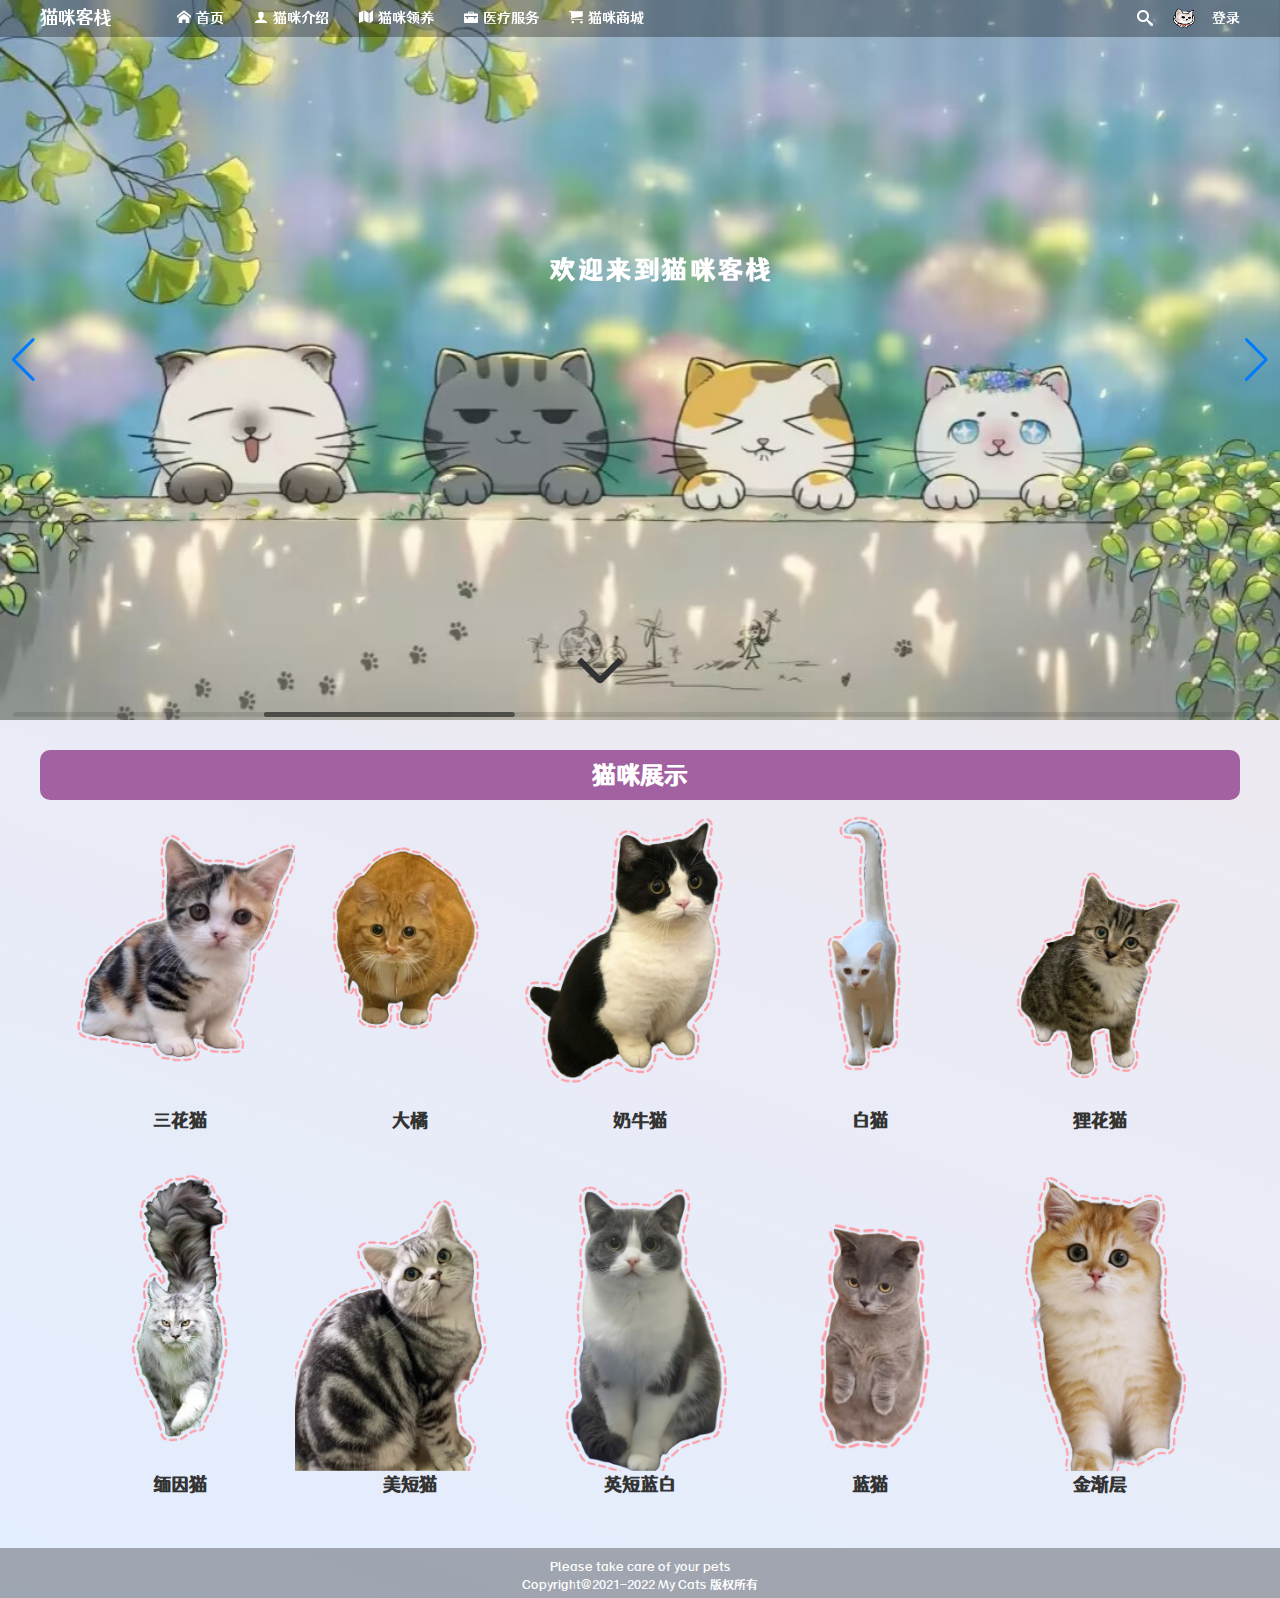
<file: myindex.html>
<!DOCTYPE html>
<html lang="en">

<head>
    <meta charset="UTF-8">
    <meta http-equiv="X-UA-Compatible" content="IE=edge">
    <meta name="viewport" content="width=device-width, initial-scale=1.0">
    <title>猫咪客栈</title>
    <link rel="shortcut icon" href="favicon.ico" type="image/x-icon" />
    <link rel="stylesheet" href="css/base.css">
    <link rel="stylesheet" href="css/common.css">
    <link rel="stylesheet" href="css/swiper-bundle.min.css">
    <link rel="stylesheet" href="css/myindex.css">
</head>

<body>
    <!-- 头部区域start -->
    <div class="header">
        <div class="w">
            <div class="fl">
                <div class="title fl">
                    猫咪客栈
                </div>
                <ul class="fl father">
                    <li><a href="myindex.html" class="ico1">首页</a></li>
                    <li><a href="introduce.html" class="ico3">猫咪介绍</a></li>
                    <li><a href="adopt.html" class="ico4">猫咪领养</a></li>
                    <li><a href="medical.html" class="ico5">医疗服务</a></li>
                    <li><a href="shopping.html" class="ico2">猫咪商城</a></li>
                </ul>
            </div>
            <div class="fr">
                <div class="search">
                    <div class="logo">
                        <a href="myindex.html"><img src="images/logo.png" alt=""></a>
                    </div>
                </div>
                <div class="login">
                    <a href="signup.html">登录</a>
                </div>
            </div>
        </div>
    </div>
    <!-- 头部区域end -->

    <!-- 主体区域start -->
    <div class="main">
        <!-- 轮播图 -->
        <div class="swiper">
            <div class="swiper-wrapper">
                <div class="swiper-slide"><img src="images/bg5.jpg" alt=""></div>
                <div class="swiper-slide"><img src="images/bg.jpg" alt=""></div>
                <div class="swiper-slide"><img src="images/bg3.jpg" alt=""></div>
            </div>
            <!-- 如果需要分页器 -->
            <!-- <div class="swiper-pagination"></div> -->

            <!-- 如果需要导航按钮 -->
            <div class="swiper-button-prev"></div>
            <div class="swiper-button-next"></div>

            <!-- 如果需要滚动条 -->
            <div class="swiper-scrollbar"></div>
        </div>
        <div class="words">
            <h2>欢迎来到<span>猫咪客栈</span></h2>
        </div>
        <div class="down">
            <img src="images/down.png" alt="">
        </div>
    </div>
    <!-- 主体区域end -->

    <!-- 猫咪展示strat -->
    <div class="show_box w">
        <div class="bh_show">
            <h1>猫咪展示</h1>
        </div>
        <div class="bd_show">
            <ul>
                <li><img src="images/c1.png" alt="">
                    <h2>三花猫</h2>
                </li>
                <li><img src="images/c3.png" alt="">
                    <h2>大橘</h2>
                </li>
                <li><img src="images/c4.png" alt="">
                    <h2>奶牛猫</h2>
                </li>
                <li><img src="images/c5.png" alt="">
                    <h2>白猫</h2>
                </li>
                <li><img src="images/c6.png" alt="">
                    <h2>狸花猫</h2>
                </li>
                <li><img src="images/c12.png" alt="">
                    <h2>缅因猫</h2>
                </li>
                <li><img src="images/c11.png" alt="">
                    <h2>美短猫</h2>
                </li>
                <li><img src="images/c14.png" alt="">
                    <h2>英短蓝白</h2>
                </li>
                <li><img src="images/c10.png" alt="">
                    <h2>蓝猫</h2>
                </li>
                <li><img src="images/c15.png" alt="">
                    <h2>金渐层</h2>
                </li>
            </ul>
        </div>
    </div>
    <!-- 猫咪展示end -->

    <!-- 尾部区域start -->
    <footer>
        <div class="mod_copyright">
            <div class="copyright">
                Please take care of your pets<br>
                Copyright@2021-2022 My Cats 版权所有
            </div>
        </div>
    </footer>
    <!-- 尾部区域end -->

    <script src="js/swiper-bundle.min.js"></script>
    <script>
        var mySwiper = new Swiper('.swiper', {
            direction: 'horizontal', // 水平切换选项
            loop: true, // 循环模式选项
            autoplay: true, // 自动切换
            effect: 'fade',
            keyboard: true, // 开启键盘来控制Swiper切换。

            // 如果需要分页器
            pagination: {
                el: '.swiper-pagination',
                type: 'progressbar',
            },

            // 如果需要前进后退按钮
            navigation: {
                nextEl: '.swiper-button-next',
                prevEl: '.swiper-button-prev',
            },

            // 如果需要滚动条
            scrollbar: {
                el: '.swiper-scrollbar',

            },
        })
    </script>
</body>

</html>
</file>
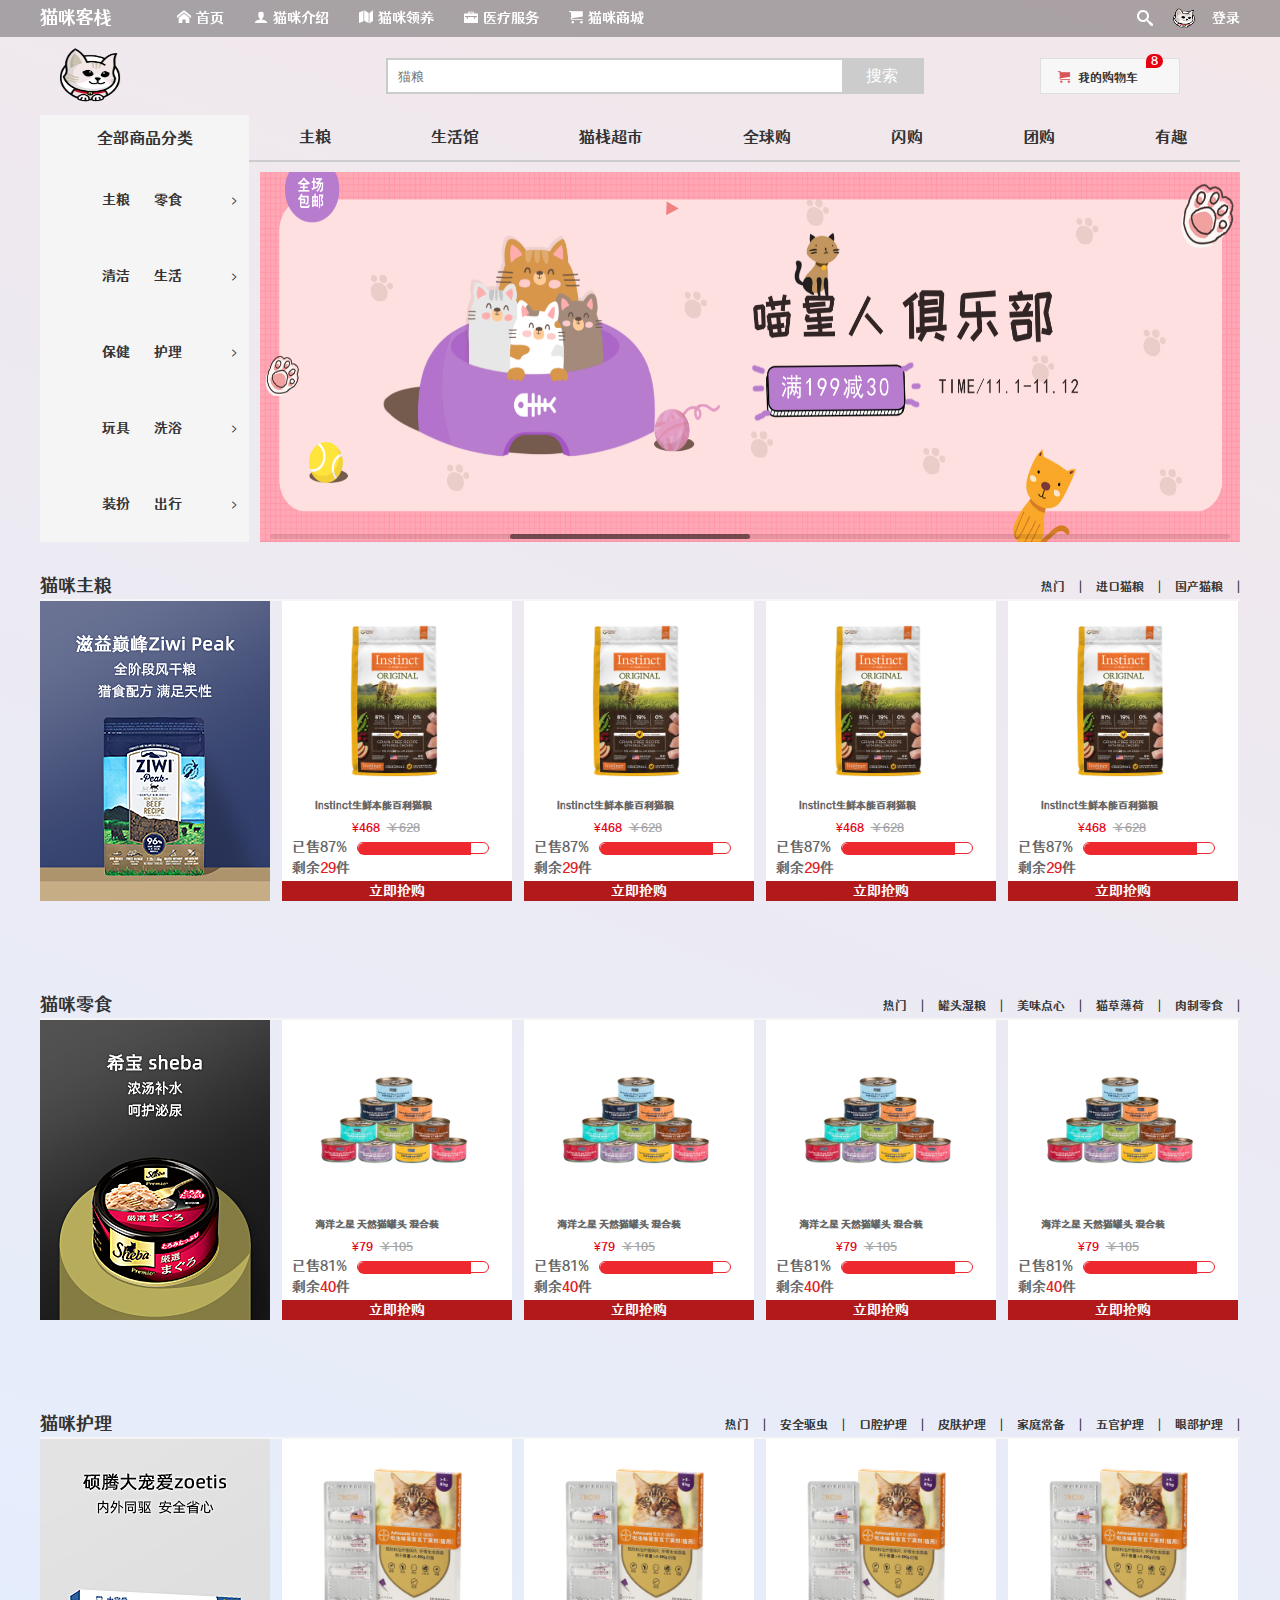
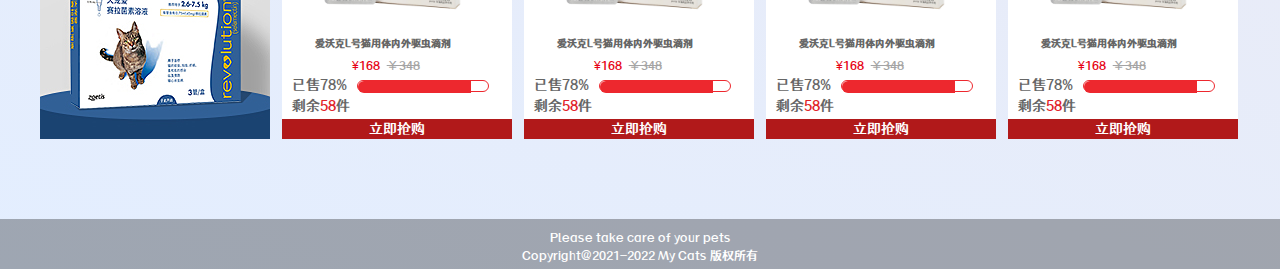
<file: shopping.html>
<!DOCTYPE html>
<html lang="en">

<head>
    <meta charset="UTF-8">
    <meta http-equiv="X-UA-Compatible" content="IE=edge">
    <meta name="viewport" content="width=device-width, initial-scale=1.0">
    <title>猫栈商城</title>
    <link rel="shortcut icon" href="favicon.ico" type="image/x-icon" />
    <link rel="stylesheet" href="css/base.css">
    <link rel="stylesheet" href="css/common.css">
    <link rel="stylesheet" href="css/shopping.css">
    <link rel="stylesheet" href="css/swiper-bundle.min.css">
</head>


<body>
    <!-- 头部区域start -->
    <div class="header">
        <div class="w">
            <div class="fl">
                <div class="title fl">
                    猫咪客栈
                </div>
                <ul class="fl father">
                    <li><a href="myindex.html" class="ico1">首页</a></li>
                    <li><a href="introduce.html" class="ico3">猫咪介绍</a></li>
                    <li><a href="adopt.html" class="ico4">猫咪领养</a></li>
                    <li><a href="medical.html" class="ico5">医疗服务</a></li>
                    <li><a href="shopping.html" class="ico2">猫咪商城</a></li>
                </ul>
            </div>
            <div class="fr">
                <div class="search">
                    <div class="logo">
                        <a href="myindex.html"><img src="images/logo.png" alt=""></a>
                    </div>
                </div>
                <div class="login">
                    <a href="signup.html">登录</a>
                </div>
            </div>
        </div>
    </div>
    <!-- 头部区域end -->

    <div class="container w">
        <div class="con-head">
            <!-- logo模块 -->
            <div class="logo">
                <!-- 放h1标签目的是为了提权，告诉搜素引擎，这个地方很重要 -->
                <h1>
                    <img src="images/logo.png" width="100px" height="100px" alt="">
                    <a href="#" title="猫栈商城">猫栈商城</a>
                </h1>
            </div>
            <!-- search模块 -->
            <div class="search">
                <input type="search" placeholder="猫粮">
                <button>搜索</button>
            </div>
            <!-- shopcar购物车模块 -->
            <div class="shopcar">
                我的购物车
                <i class="count">8</i>
            </div>
        </div>
        <!-- nav导航模块 start -->
        <nav class="nav">
            <div class="w">
                <div class="dropdown">
                    <div class="dt">
                        全部商品分类
                    </div>
                    <div class="dd">
                        <ul>
                            <li><a href="#">主粮&nbsp;&nbsp;&nbsp;&nbsp;&nbsp;&nbsp;零食</a></li>
                            <li><a href="#">清洁&nbsp;&nbsp;&nbsp;&nbsp;&nbsp;&nbsp;生活</a></li>
                            <li><a href="#">保健&nbsp;&nbsp;&nbsp;&nbsp;&nbsp;&nbsp;护理</a></li>
                            <li><a href="#">玩具&nbsp;&nbsp;&nbsp;&nbsp;&nbsp;&nbsp;洗浴</a></li>
                            <li><a href="#">装扮&nbsp;&nbsp;&nbsp;&nbsp;&nbsp;&nbsp;出行</a></li>
                        </ul>
                    </div>
                </div>
                <div class="navitems">
                    <ul>
                        <li><a href="#">主粮</a></li>
                        <li><a href="#">生活馆</a></li>
                        <li><a href="#">猫栈超市</a></li>
                        <li><a href="#">全球购</a></li>
                        <li><a href="#">闪购</a></li>
                        <li><a href="#">团购</a></li>
                        <li><a href="#">有趣</a></li>
                    </ul>
                </div>
            </div>
        </nav>
        <!-- nav导航模块 end -->

        <!-- 首页main主体模块 start -->
        <div class="w">
            <div class="main">
                <!-- 轮播图 -->
                <div class="swiper">
                    <div class="swiper-wrapper">
                        <div class="swiper-slide"><img src="images/shop_bg3.jpg" alt=""></div>
                        <!-- <div class="swiper-slide"><img src="images/shop_bg1.webp" alt=""></div> -->
                        <div class="swiper-slide"><img src="images/shop_bg2.jpg" alt=""></div>
                    </div>
                    <!-- 如果需要分页器 -->
                    <!-- <div class="swiper-pagination"></div> -->

                    <!-- 如果需要导航按钮 -->
                    <!-- <div class="swiper-button-prev"></div>
                    <div class="swiper-button-next"></div> -->

                    <!-- 如果需要滚动条 -->
                    <div class="swiper-scrollbar"></div>
                </div>
            </div>
        </div>
        <!-- 首页main主体模块 end -->

        <!-- 楼层区域 start -->
        <div class="floor">
            <!-- 第一层 家用电器区域 -->
            <div class="w jiadian">
                <div class="box_hd">
                    <h3>猫咪主粮</h3>
                    <div class="tab_list">
                        <ul>
                            <li><a href="#" class="style_red">热门</a>|</li>
                            <li><a href="#">进口猫粮</a>|</li>
                            <li><a href="#">国产猫粮</a>|</li>
                        </ul>
                    </div>
                </div>
                <div class="box_bd">
                    <div class="tab_content">
                        <div class="tab_list_item">
                            <ul class="goods">
                                <li>
                                    <img src="images/tb_11.jpg" alt="">
                                </li>
                                <li>
                                    <img src="images/tb_12.jpg" class="goods_img" alt="">
                                    <h5 class="goods_title">Instinct生鲜本能百利猫粮</h5>
                                    <p class="goods_price"><em>¥468</em><del>￥628</del></p>
                                    <div class="goods_progress">
                                        已售<i>87%</i>
                                        <div class="bar">
                                            <div class="bar_in"></div>
                                        </div>
                                        剩余<em>29</em>件
                                    </div>
                                    <a href="#" class="goods_buy">立即抢购</a>
                                </li>
                                <li>
                                    <img src="images/tb_12.jpg" class="goods_img" alt="">
                                    <h5 class="goods_title">Instinct生鲜本能百利猫粮</h5>
                                    <p class="goods_price"><em>¥468</em><del>￥628</del></p>
                                    <div class="goods_progress">
                                        已售<i>87%</i>
                                        <div class="bar">
                                            <div class="bar_in"></div>
                                        </div>
                                        剩余<em>29</em>件
                                    </div>
                                    <a href="#" class="goods_buy">立即抢购</a>
                                </li>
                                <li>
                                    <img src="images/tb_12.jpg" class="goods_img" alt="">
                                    <h5 class="goods_title">Instinct生鲜本能百利猫粮</h5>
                                    <p class="goods_price"><em>¥468</em><del>￥628</del></p>
                                    <div class="goods_progress">
                                        已售<i>87%</i>
                                        <div class="bar">
                                            <div class="bar_in"></div>
                                        </div>
                                        剩余<em>29</em>件
                                    </div>
                                    <a href="#" class="goods_buy">立即抢购</a>
                                </li>
                                <li>
                                    <img src="images/tb_12.jpg" class="goods_img" alt="">
                                    <h5 class="goods_title">Instinct生鲜本能百利猫粮</h5>
                                    <p class="goods_price"><em>¥468</em><del>￥628</del></p>
                                    <div class="goods_progress">
                                        已售<i>87%</i>
                                        <div class="bar">
                                            <div class="bar_in"></div>
                                        </div>
                                        剩余<em>29</em>件
                                    </div>
                                    <a href="#" class="goods_buy">立即抢购</a>
                                </li>
                            </ul>
                        </div>
                    </div>
                </div>
            </div>
            <!-- 第二层 手机通讯区域 -->
            <div class="w shouji">
                <div class="box_hd">
                    <h3>猫咪零食</h3>
                    <div class="tab_list">
                        <ul>
                            <li><a href="#" class="style_red">热门</a>|</li>
                            <li><a href="#">罐头湿粮</a>|</li>
                            <li><a href="#">美味点心</a>|</li>
                            <li><a href="#">猫草薄荷</a>|</li>
                            <li><a href="#">肉制零食</a>|</li>
                        </ul>
                    </div>
                </div>
                <div class="box_bd">
                    <div class="tab_content">
                        <div class="tab_list_item">
                            <ul class="goods">
                                <li>
                                    <img src="images/tb_21.jpg" alt="">
                                </li>
                                <li>
                                    <img src="images/tb_22.jpg" class="goods_img" alt="">
                                    <h5 class="goods_title">海洋之星 天然猫罐头 混合装 </h5>
                                    <p class="goods_price"><em>¥79</em><del>￥105</del></p>
                                    <div class="goods_progress">
                                        已售<i>81%</i>
                                        <div class="bar">
                                            <div class="bar_in"></div>
                                        </div>
                                        剩余<em>40</em>件
                                    </div>
                                    <a href="#" class="goods_buy">立即抢购</a>
                                </li>
                                <li>
                                    <img src="images/tb_22.jpg" class="goods_img" alt="">
                                    <h5 class="goods_title">海洋之星 天然猫罐头 混合装 </h5>
                                    <p class="goods_price"><em>¥79</em><del>￥105</del></p>
                                    <div class="goods_progress">
                                        已售<i>81%</i>
                                        <div class="bar">
                                            <div class="bar_in"></div>
                                        </div>
                                        剩余<em>40</em>件
                                    </div>
                                    <a href="#" class="goods_buy">立即抢购</a>
                                </li>
                                <li>
                                    <img src="images/tb_22.jpg" class="goods_img" alt="">
                                    <h5 class="goods_title">海洋之星 天然猫罐头 混合装 </h5>
                                    <p class="goods_price"><em>¥79</em><del>￥105</del></p>
                                    <div class="goods_progress">
                                        已售<i>81%</i>
                                        <div class="bar">
                                            <div class="bar_in"></div>
                                        </div>
                                        剩余<em>40</em>件
                                    </div>
                                    <a href="#" class="goods_buy">立即抢购</a>
                                </li>
                                <li>
                                    <img src="images/tb_22.jpg" class="goods_img" alt="">
                                    <h5 class="goods_title">海洋之星 天然猫罐头 混合装 </h5>
                                    <p class="goods_price"><em>¥79</em><del>￥105</del></p>
                                    <div class="goods_progress">
                                        已售<i>81%</i>
                                        <div class="bar">
                                            <div class="bar_in"></div>
                                        </div>
                                        剩余<em>40</em>件
                                    </div>
                                    <a href="#" class="goods_buy">立即抢购</a>
                                </li>
                            </ul>
                        </div>
                    </div>
                </div>
                <!-- 第三层 电脑办公区域 -->
                <div class="w dainnao">
                    <div class="box_hd">
                        <h3>猫咪护理</h3>
                        <div class="tab_list">
                            <ul>
                                <li><a href="#" class="style_red">热门</a>|</li>
                                <li><a href="#">安全驱虫</a>|</li>
                                <li><a href="#">口腔护理</a>|</li>
                                <li><a href="#">皮肤护理</a>|</li>
                                <li><a href="#">家庭常备</a>|</li>
                                <li><a href="#">五官护理</a>|</li>
                                <li><a href="#">眼部护理</a>|</li>
                            </ul>
                        </div>
                    </div>
                    <div class="box_bd">
                        <div class="tab_content">
                            <div class="tab_list_item">
                                <ul class="goods">
                                    <li>
                                        <img src="images/tb_31.jpg" alt="">
                                    </li>
                                    <li>
                                        <img src="images/tb_32.jpg" class="goods_img" alt="">
                                        <h5 class="goods_title">爱沃克L号猫用体内外驱虫滴剂</h5>
                                        <p class="goods_price"><em>¥168</em><del>￥348</del></p>
                                        <div class="goods_progress">
                                            已售<i>78%</i>
                                            <div class="bar">
                                                <div class="bar_in"></div>
                                            </div>
                                            剩余<em>58</em>件
                                        </div>
                                        <a href="#" class="goods_buy">立即抢购</a>
                                    </li>
                                    <li>
                                        <img src="images/tb_32.jpg" class="goods_img" alt="">
                                        <h5 class="goods_title">爱沃克L号猫用体内外驱虫滴剂</h5>
                                        <p class="goods_price"><em>¥168</em><del>￥348</del></p>
                                        <div class="goods_progress">
                                            已售<i>78%</i>
                                            <div class="bar">
                                                <div class="bar_in"></div>
                                            </div>
                                            剩余<em>58</em>件
                                        </div>
                                        <a href="#" class="goods_buy">立即抢购</a>
                                    </li>
                                    <li>
                                        <img src="images/tb_32.jpg" class="goods_img" alt="">
                                        <h5 class="goods_title">爱沃克L号猫用体内外驱虫滴剂</h5>
                                        <p class="goods_price"><em>¥168</em><del>￥348</del></p>
                                        <div class="goods_progress">
                                            已售<i>78%</i>
                                            <div class="bar">
                                                <div class="bar_in"></div>
                                            </div>
                                            剩余<em>58</em>件
                                        </div>
                                        <a href="#" class="goods_buy">立即抢购</a>
                                    </li>
                                    <li>
                                        <img src="images/tb_32.jpg" class="goods_img" alt="">
                                        <h5 class="goods_title">爱沃克L号猫用体内外驱虫滴剂</h5>
                                        <p class="goods_price"><em>¥168</em><del>￥348</del></p>
                                        <div class="goods_progress">
                                            已售<i>78%</i>
                                            <div class="bar">
                                                <div class="bar_in"></div>
                                            </div>
                                            剩余<em>58</em>件
                                        </div>
                                        <a href="#" class="goods_buy">立即抢购</a>
                                    </li>
                                </ul>
                            </div>
                        </div>
                    </div>
                </div>
            </div>
            <!-- 楼层区域 end -->
        </div>
    </div>


    <!-- 尾部区域start -->
    <footer>
        <div class="mod_copyright">
            <div class="copyright">
                Please take care of your pets<br>
                Copyright@2021-2022 My Cats 版权所有
            </div>
        </div>
    </footer>
    <!-- 尾部区域end -->
    <script src="js/swiper-bundle.min.js"></script>
    <script>
        var mySwiper = new Swiper('.swiper', {
            direction: 'horizontal', // 水平切换选项
            loop: true, // 循环模式选项
            autoplay: true, // 自动切换
            effect: 'fade',
            keyboard: true, // 开启键盘来控制Swiper切换。

            // 如果需要分页器
            pagination: {
                el: '.swiper-pagination',
                type: 'progressbar',
            },

            // 如果需要前进后退按钮
            navigation: {
                nextEl: '.swiper-button-next',
                prevEl: '.swiper-button-prev',
            },

            // 如果需要滚动条
            scrollbar: {
                el: '.swiper-scrollbar',

            },
        })
    </script>
</body>


</html>
</file>
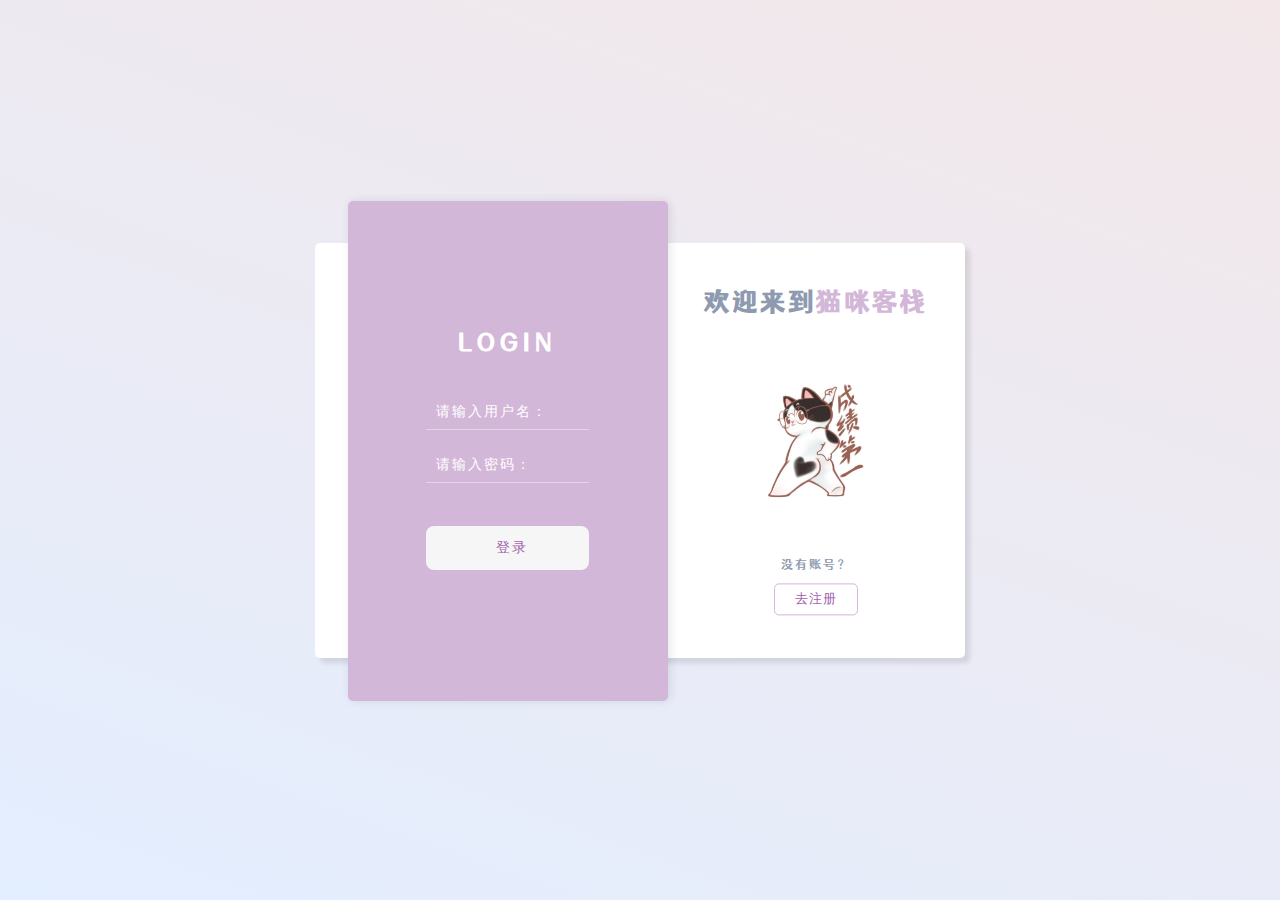
<file: signup.html>
<!DOCTYPE html>
<html lang="en">

<head>
    <meta charset="UTF-8">
    <meta http-equiv="X-UA-Compatible" content="IE=edge">
    <meta name="viewport" content="width=device-width, initial-scale=1.0">
    <title>注册登录界面</title>
    <link rel="shortcut icon" href="favicon.ico" type="image/x-icon" />
    <link rel="stylesheet" href="css/base.css">
    <link rel="stylesheet" href="css/common.css">
    <link rel="stylesheet" href="css/signup.css">
</head>

<body>
    <div class="container">
        <div class="form-box">
            <!-- 注册 -->
            <form action="" method="post" onsubmit="return check();">
                <div class="register-box hidden">
                    <h1>register</h1>
                    <input type="text" name="name_reg" id="name_reg" placeholder="请输入用户名：">
                    <input type="password" name="pwd_reg" id="pwd_reg" placeholder="请输入密码：">
                    <input type="password" name="rpwd_reg" id="rpwd_reg" placeholder="请再次确定密码：">
                    <input type="submit" value="注册" class="btn">
                </div>
            </form>
            <!-- 登录 -->
            <form action="">
                <div class="login-box">
                    <h1>login</h1>
                    <input type="text" name="name_log" id="name_log" placeholder="请输入用户名：">
                    <input type="password" name="pwd_log" id="pwd_log" placeholder="请输入密码：">
                    <input type="submit" value="登录" class="btn">
                </div>
            </form>
        </div>
        <div class="con-box left">
            <h2>欢迎来到<span>猫咪客栈</span></h2>
            <img src="images/s1.jpg" alt="">
            <p>已有账号？</p>
            <button id="login">去登录</button>
        </div>
        <div class="con-box right">
            <h2>欢迎来到<span>猫咪客栈</span></h2>
            <img src="images/s2.jpg" alt="">
            <p>没有账号？</p>
            <button id="register">去注册</button>
        </div>
    </div>
    <script>
        // 元素
        let login = document.getElementById('login');
        let register = document.getElementById('register');
        let form_box = document.getElementsByClassName('form-box')[0];
        let register_box = document.getElementsByClassName('register-box')[0];
        let login_box = document.getElementsByClassName('login-box')[0];
        // 点击事件
        register.addEventListener('click', () => {
            form_box.style.transform = 'translateX(80%)';
            login_box.classList.add('hidden');
            register_box.classList.remove('hidden');
        })
        login.addEventListener('click', () => {
            form_box.style.transform = 'translateX(0%)';
            register_box.classList.add('hidden');
            login_box.classList.remove('hidden');
        })

        // 注册限制
        var inputs = document.getElementsByTagName("input");
        var userName = document.getElementsByName("name_reg")[0];
        var userPwd = document.getElementsByName("pwd_reg")[0];
        var userRpwd = document.getElementsByName("rpwd_reg")[0];
        //	操作元素
        function check() {
            if ((userName.value).trim().length <= 2) {
                alert("账号需大于2位");
                return false;
            }
            if ((userPwd.value).trim().length <= 4) {
                alert("密码需大于4位");
                return false;
            }
            if ((userRpwd.value).trim() == "" || (userRpwd.value).trim() == null) {
                alert("二次密码为空！");
                return false;
            }
            if ((userRpwd.value).trim() != (userPwd.value).trim()) {
                alert("二次密码与密码不一致");
                return false;
            }
            return true;
        }
    </script>
</body>

</html>
</file>
<file: css/base.css>
/* 把我们所有标签的内外边距清零 */
* {
    margin: 0;
    padding: 0;
    box-sizing: border-box;
}

/* em 和 i 斜体的文字不倾斜 */
em,
i {
    font-style: normal
}

/* 去掉li 的小圆点 */
li {
    list-style: none
}

img {
    /* border 0 照顾低版本浏览器 如果 图片外面包含了链接会有边框的问题 */
    border: 0;
    /* 取消图片底侧有空白缝隙的问题 */
    vertical-align: middle
}

button {
    /* 当我们鼠标经过button 按钮的时候，鼠标变成小手 */
    cursor: pointer
}

a {
    /*color: #666;*/
    text-decoration: none
}

a:hover {
    color: #FD93A9;
}

button,
input {
    /* "\5B8B\4F53" 就是宋体的意思 这样浏览器兼容性比较好 */
    font-family: Microsoft YaHei, Heiti SC, tahoma, arial, Hiragino Sans GB, "\5B8B\4F53", sans-serif;
    border: 0;
    outline: 0;
}

body {
    /* CSS3 抗锯齿形 让文字显示的更加清晰 */
    -webkit-font-smoothing: antialiased;
    background-color: #fff;
    font: 12px/1.5 '仓耳渔阳体 W04', Microsoft YaHei, Heiti SC, tahoma, arial, Hiragino Sans GB, "\5B8B\4F53", sans-serif;
    color: #333
}

.hide,
.none {
    display: none
}

/* 清除浮动 */
.clearfix:after {
    visibility: hidden;
    clear: both;
    display: block;
    content: ".";
    height: 0
}

.clearfix {
    *zoom: 1
}
</file>
<file: css/common.css>
@font-face {
    font-family: "仓耳渔阳体 W04";
    font-weight: 400;
    src: url("../fonts/TsangerYuYangT_W04_W04.ttf") format("woff2"),
        url("../fonts/TsangerYuYangT_W02_W02.ttf") format("woff");
    font-display: swap;
}

@font-face {
    font-family: 'icomoon';
    src: url('../fonts/icomoon.eot?tomleg');
    src: url('../fonts/icomoon.eot?tomleg#iefix') format('embedded-opentype'),
        url('../fonts/icomoon.ttf?tomleg') format('truetype'),
        url('../fonts/icomoon.woff?tomleg') format('woff'),
        url('../fonts/icomoon.svg?tomleg#icomoon') format('svg');
    font-weight: normal;
    font-style: normal;
    font-display: block;
}

body {
    background: linear-gradient(200deg, #f3e7e9, #e3eeff);
}

.w {
    width: 1200px;
    margin: 0 auto;
}

.header {
    /* position: absolute; */
    /* top: 0; */
    /* left: 0; */
    position: fixed;
    overflow-y: auto;
    width: 100%;
    height: 37px;
    background: rgba(0, 0, 0, .3);
    z-index: 100;
}

.fl {
    float: left;
}

.fr {
    float: right;
}

.header .title {
    font-size: 18px;
    color: #fff;
    line-height: 35px;
    margin-right: 50px;
}

.header .father>li {
    float: left;
}

.header .father>li a {
    font-size: 14px;
    color: #fff;
    margin: 0 15px;
    line-height: 35px;
}

.header .father>li a:hover {
    color: #a262a2;
}

.fl .ico1::before {
    content: '\e900';
    font-family: 'icomoon';
    margin-right: 5px;
}

.fl .ico2::before {
    content: '\e93a';
    font-family: 'icomoon';
    margin-right: 5px;
}

.fl .ico3::before {
    content: '\e971';
    font-family: 'icomoon';
    margin-right: 5px;
}

.fl .ico4::before {
    content: '\e94b';
    font-family: 'icomoon';
    margin-right: 5px;
}

.fl .ico5::before {
    content: '\e9ae';
    font-family: 'icomoon';
    margin-right: 5px;
}


/* 搜索 */
.search {
    float: left;
}

.search .logo::before {
    content: '\e986';
    font-family: 'icomoon';
    color: #fff;
    margin-right: 10px;
    font-size: 16px;
    vertical-align: middle;
}

.search .logo img {
    width: 36px;
    height: 36px;
    /*border-radius: 50%;*/
}

/* 登录 */
.login {
    float: left;
}

.login a {
    font-size: 14px;
    color: #fff;
    line-height: 37px;
    margin-left: 10px;
}

.login a:hover {
    color: #a262a2;
}

/* footer区域 */
footer {
    height: 50px;
    margin-top: 20px;
    padding-top: 10px;
    color: #fff;
    background: rgba(0, 0, 0, .3);
    text-align: center;
    /* font-size: 12px; */
}
</file>
<file: css/index.css>
body {
    background-image: url('../images/bg1.jpg');
    background-repeat: no-repeat;
    background-size: 100%;
    /* position: relative; */
}

.main {
    position: relative;
}

.tit {
    position: absolute;
    left: 5%;
    top: 30px;
    width: 200px;
    white-space: nowrap;
    overflow: hidden;
    color: #a262a2;
    font-size: 30px;
    font-weight: 700;
}

.words {
    position: absolute;
    left: 25%;
    top: 350px;
    width: 200px;
    white-space: nowrap;
    overflow: hidden;
}

.words a {
    color: #a262a2;
    font-size: 40px;
    font-weight: 700;
    text-transform: uppercase;
}

.words a:hover {
    color: #FD93A9;
}

.main img {
    position: absolute;
    bottom: 0;
    left: 15%;
    width: 500px;
}
</file>
<file: css/adopt.css>
.con-tit {
    padding: 70px;
    text-align: center;
}

.con-box ul {
    display: flex;
    flex-wrap: wrap;
    justify-content: center;
}

.con-box ul li {
    padding: 20px;
    margin-bottom: 20px;
}

.con-box ul li p {
    text-align: center;
    width: 100px;
    height: 25px;
    line-height: 25px;
    border-radius: 20px;
    background: #a262a2;
    margin-left: 80px;
    margin-top: 20px;
    color: #fff;
}

.con-box ul li span {
    display: block;
    margin-left: 85px;
    margin-top: 5px;
}

.con-box ul li button {
    margin-left: 75px;
    margin-top: 5px;
    padding-bottom: 3px;
    font-size: 18px;
    width: 100px;
    background: transparent;
    border-bottom: 2px solid #333;
}

.con-box ul li button:hover {
    border-bottom: 2px solid #a262a2;
    transform: translateY(-5px);
}

.con-box img {
    width: 250px;
    border-radius: 50%;
}
</file>
<file: css/introduce.css>
.container {
    font-size: 14px;
}

.container img {
    width: 180px;
}

.cat1-main,
.cat2-main {
    display: flex;
    color: #333;
}

/* 猫种类 */
.cat-tit {
    line-height: 50px;
    padding-bottom: 20px;
    padding-top: 50px;
    color: #333;
}

/* 左边图，右边文字 */
.cat1-main .fl {
    margin-right: 60px;
}

/* 左边文字，右边图 */
.cat2-main .fl {
    margin-right: 60px;
}
</file>
<file: css/medical.css>
.med-tit {
    font-size: 27px;
    line-height: 1.5em;
    font-weight: 400;
    color: #9999ff;
    padding: 70px 0 5px 0;
    margin: 0 0 20px;
    text-transform: uppercase;
    border-bottom: 1px solid #f3f3f3;
    position: relative;
}

.med-tit:after {
    content: "";
    display: block;
    width: 200px;
    height: 1px;
    background: #9999ff;
    position: absolute;
    left: 0;
    bottom: -1px;
}

.grid-container {
    display: grid;
    justify-items: center;
    align-items: center;
    grid-template-columns: repeat(2, 1fr);
    /* grid-template-rows: repeat(2, 1fr); */
    grid-row-gap: 20px;
    grid-column-gap: 5px;
}

.grid-item {
    width: 400px;
    height: 350px;
    overflow: hidden;
    position: relative;
}

.grid-item img {
    width: 400px;
    height: 270px;
    transition: all 0.5s;
    padding-bottom: 30px;
}

.grid-item:hover img {
    /*鼠标悬停图片放大*/
    transform: scale(1.2);
}
</file>
<file: css/shopping.css>
/* con-tit模块 */
.con-head {
    /* padding: 50px; */
    position: relative;
    height: 105px;
}

.con-head .logo {
    /* 子绝父相 */
    position: absolute;
    top: 25px;
    left: 0;
    width: 171px;
    height: 61px;
}

.con-head .logo a {
    display: block;
    width: 171px;
    height: 61px;
    /* background: url(images/logo.png) no-repeat; */
    /* 隐藏文字 京东做法 */
    /* font-size: 0; */
    /* 隐藏文字，淘宝做法 */
    text-indent: -9999px;
    overflow: hidden;
    color: #9999ff;
}

.con-head .search {
    position: absolute;
    top: 58px;
    left: 346px;
    width: 538px;
    height: 36px;
    border: 2px solid #ccc;
}

.con-head .search input {
    float: left;
    width: 454px;
    height: 32px;
    padding-left: 10px;
}

.con-head .search button {
    float: left;
    width: 80px;
    height: 32px;
    background-color: #ccc;
    font-size: 16px;
    color: #fff;
}

.shopcar {
    position: absolute;
    top: 58px;
    right: 60px;
    width: 140px;
    height: 36px;
    line-height: 36px;
    text-align: center;
    border: 1px solid #dfdfdf;
    background-color: #f7f7f7;
}

.shopcar::before {
    content: '\e93a';
    font-family: 'icomoon';
    margin-right: 5px;
    color: #da5555;
}

.shopcar::after {
    content: '\e920';
    font-family: 'icomoon';
    margin-left: 10px;
}

.shopcar .count {
    /* 子绝父绝 */
    position: absolute;
    top: -5px;
    left: 105px;
    height: 14px;
    line-height: 14px;
    color: #fff;
    background-color: #e60012;
    padding: 0 5px;
    border-radius: 7px 7px 7px 0;
}


/* nav导航模块 */
.nav {
    margin-top: 10px;
    height: 47px;
    border-bottom: 2px solid #ccc;
}

.nav .dropdown {
    float: left;
    width: 209px;
    height: 47px;
    background-color: #F5F5F5;
}

.nav .navitems {
    float: left;
}

.dropdown .dt {
    width: 100%;
    height: 100%;
    line-height: 47px;
    text-align: center;
    font-size: 16px;
    color: #333;
}

.dropdown .dd {
    /* display: none; */
    width: 209px;
    height: 380px;
    background-color: #F5F5F5;
    /* margin-top: 2px; */
}

.dropdown .dd ul li {
    position: relative;
    height: 76px;
    line-height: 76px;
    margin-left: 2px;
    padding-left: 60px;
}

.dropdown .dd ul li:hover {
    background-color: #fff;
}

.dropdown .dd ul li::after {
    position: absolute;
    top: 1px;
    right: 11px;
    color: #333;
    transform: rotate(90deg);
    font-size: 14px;
    content: '\ea50';
    font-family: 'icomoon';
}

.dropdown .dd ul li a {
    color: #333;
    font-size: 14px;
}

.dropdown .dd ul li:hover a {
    color: #333;
}

.navitems ul li {
    float: left;
    height: 45px;
    line-height: 45px;
}

.navitems ul li a {
    font-size: 16px;
    padding: 0 50px;
    color: #333;
}

.main {
    width: 980px;
    height: 370px;
    margin-left: 220px;
    margin-top: 10px;
}

.swiper {
    width: 980px;
    height: 370px;
}

.swiper img {
    width: 100%;
    height: 100%;
}

/* 家用电器楼层 */
.box_hd {
    height: 29px;
    border-bottom: 2px solid #F5F5F5;
}

.box_hd h3 {
    float: left;
    font-size: 18px;
    color: #333;
    font-weight: 400;
}

.tab_list {
    float: right;
    line-height: 29px;
}

.tab_list ul li {
    float: left;
}

.tab_list ul li a {
    padding: 0 14px;
    color: #333;
}

.floor .w {
    margin-top: 30px;
}

.box_bd {
    height: 360px;
}

.tab_list_item>div {
    float: left;
}

.bb {
    display: block;
    border-bottom: 1px solid #ededed;
}

.goods li {
    position: relative;
    float: left;
    width: 230px;
    height: 300px;
    margin-right: 12px;
    background-color: #fff;
}

.goods li:nth-child(5n) {
    margin-right: 0;
}

.goods_title {
    width: 164px;
    margin: 0 auto 8px auto;
    line-height: 1;
    color: #666;
}

.goods_price {
    padding: 0 70px;
}

.goods_price em {
    line-height: 1;
    color: #e60012;
}

.goods_price del {
    line-height: 1;
    color: #a4a4a4;
    padding-left: 7px;
}

.goods_progress {
    padding: 0 10px;
    font-size: 14px;
    color: #666;
}

.bar {
    display: inline-block;
    width: 132px;
    height: 12px;
    border: 1px solid #ed282e;
    vertical-align: middle;
    border-radius: 6px;
    margin: 0 5px;
}

.bar_in {
    width: 87%;
    height: 12px;
    background-color: #ed282e;
    border-radius: 6px 0 0 6px;
}

.goods_progress em {
    color: #e12228;
}

.goods_buy {
    position: absolute;
    bottom: 0;
    width: 100%;
    height: 20px;
    background-color: #b1191a;
    font-size: 14px;
    color: #fff;
    text-align: center;
    line-height: 20px;
}

.goods_buy:hover {
    color: #fff;
}

.goods li:hover {
    border: 1px solid #e12228;
}

.goods_img {
    width: 160px;
    height: 160px;
    margin-top: 20px;
    margin-bottom: 20px;
    margin-left: 32px;
}
</file>
<file: css/signup.css>
body {
    background-image: url('../images/bg1.jpg');
    background-repeat: no-repeat;
    background-size: 100%;
    position: relative;
}

body {
    /* 100%窗口高度 */
    height: 100vh;
    /* 弹性布局 水平+垂直居中 */
    display: flex;
    justify-content: center;
    align-items: center;
    /* 渐变颜色 */
    background: linear-gradient(200deg, #f3e7e9, #e3eeff);
}

.container {
    position: relative;
    background-color: #fff;
    width: 650px;
    height: 415px;
    border-radius: 5px;
    box-shadow: 5px 5px 5px rgba(0, 0, 0, .1);
}

.form-box {
    position: absolute;
    top: -10%;
    left: 5%;
    background-color: #d3b7d8;
    width: 320px;
    height: 500px;
    border-radius: 5px;
    box-shadow: 2px 0 10px rgba(0, 0, 0, .1);
    display: flex;
    justify-content: center;
    align-items: center;
    z-index: 2;
    transition: 0.5s ease-in-out;
}

.register-box,
.login-box {
    display: flex;
    flex-direction: column;
    align-items: center;
    width: 100%;
}

.hidden {
    display: none;
    transition: 0.5s;
}

h1 {
    text-align: center;
    margin-bottom: 25px;
    /* 大写 */
    text-transform: uppercase;
    color: #fff;
    /* 字间距 */
    letter-spacing: 5px;

}

input {
    background-color: transparent;
    width: 90%;
    color: #fff;
    border: none;
    border-bottom: 1px solid rgba(255, 255, 255, .4);
    padding: 10px 0;
    text-indent: 10px;
    margin: 8px 0;
    font-size: 14px;
    letter-spacing: 2px;
}

input::placeholder {
    color: #fff;
}

input:focus {
    color: #a262ad;
    outline: none;
    border-bottom: 1px solid #a263ad80;
    transition: 0.5s;
}

input:focus::placeholder {
    opacity: 0;
}

.form-box .btn {
    width: 90%;
    margin-top: 35px;
    background-color: #f6f6f6;
    outline: none;
    border-radius: 8px;
    padding: 13px;
    color: #a262ad;
    letter-spacing: 2px;
    border: none;
    cursor: pointer;
}

.form-box .btn:hover {
    background-color: #a262a2;
    color: #f6f6f6;
    transition: background-color 0.5s ease;
}

.form-box .rad {
    display: inline-block;
}

.con-box {
    width: 50%;
    display: flex;
    flex-direction: column;
    justify-content: center;
    align-items: center;
    position: absolute;
    top: 50%;
    transform: translateY(-50%);
}

.con-box.left {
    left: -2%;
}

.con-box.right {
    right: -2%;
}

.con-box h2 {
    color: #8e9aaf;
    font-size: 25px;
    font-weight: bold;
    letter-spacing: 3px;
    text-align: center;
    margin-bottom: 4px;
}

.con-box p {
    font-size: 12px;
    letter-spacing: 2px;
    color: #8e9aaf;
    text-align: center;
}

.con-box span {
    color: #d3b7d8;
}

.con-box img {
    width: 150px;
    height: 150px;
    opacity: 0.9;
    margin: 40px 0;
}

.con-box button {
    margin-top: 3%;
    background-color: #fff;
    color: #a262ad;
    border: 1px solid #d3b7d8;
    padding: 6px 20px;
    border-radius: 5px;
    letter-spacing: 1px;
    outline: none;
    cursor: pointer;
}

.con-box button:hover {
    background-color: #d3b7d8;
    color: #fff;
}
</file>
<file: css/myindex.css>
.main {
    position: relative;
}

.swiper {
    width: 100%;
    height: 720px;
}

.swiper img {
    width: 100%;
    height: 100%;
}

.words h2 {
    position: absolute;
    z-index: 1;
    left: 43%;
    top: 35%;
    color: #fff;
    font-size: 25px;
    font-weight: bold;
    letter-spacing: 3px;
}

.main .down {
    position: absolute;
    bottom: 0;
    left: 50%;
    margin-left: -90px;
    animation: down 2s ease infinite forwards;
    z-index: 1;
}

.down img {
    width: 100px;
}

@keyframes down {
    0% {
        bottom: 0;
    }

    100% {
        bottom: 10px;
    }
}


.bh_show {
    width: 100%;
    height: 50px;
    border-radius: 10px;
    background-color: #a262a2;
    margin-top: 30px;
}

.bh_show h1 {
    color: #fff;
    text-align: center;
    line-height: 50px;
}

.bd_show ul {
    display: flex;
    flex-wrap: wrap;
    justify-content: center;
}

.bd_show ul li {
    margin-bottom: 30px;
}

.bd_show h2 {
    text-align: center;

}

.bd_show img {
    width: 230px;
}

.bd_show ul li img:hover {
    /* border-bottom: 4px solid #fff; */
    transform: translateY(-8px);
}
</file>
